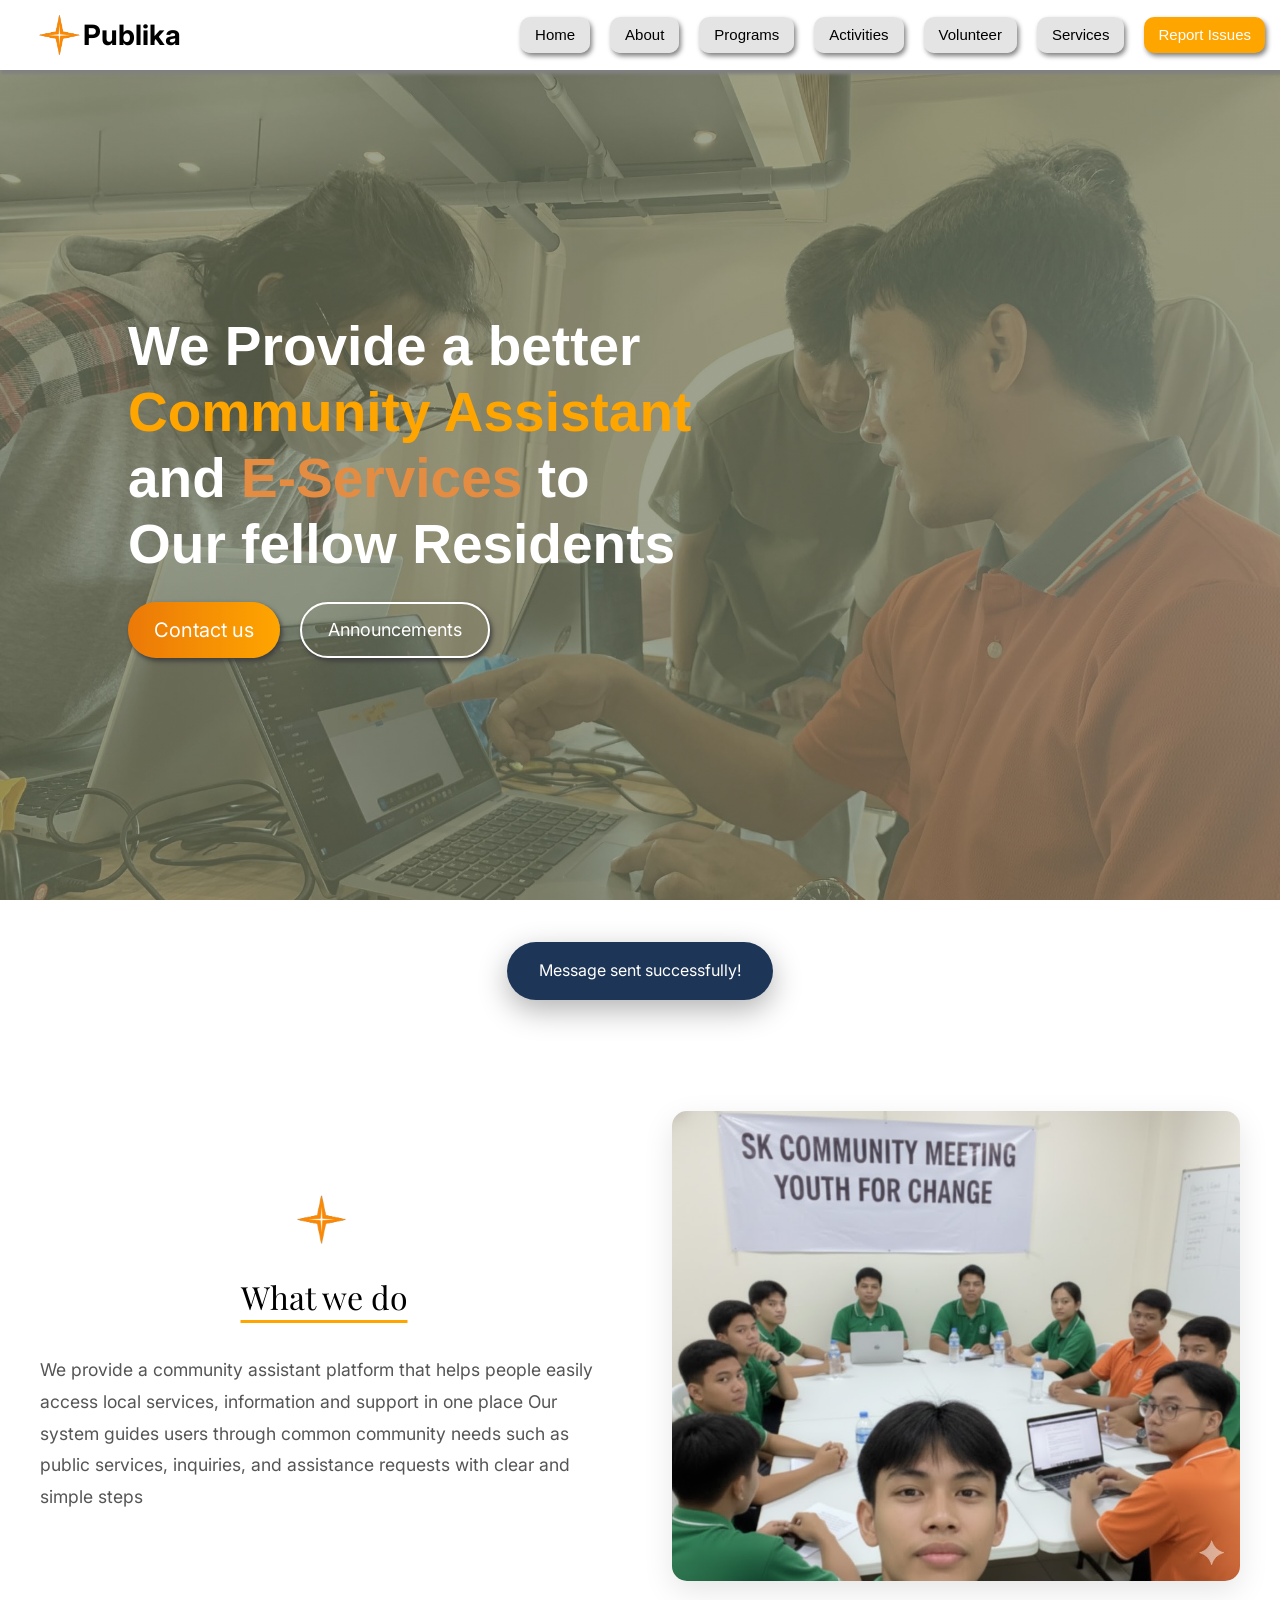
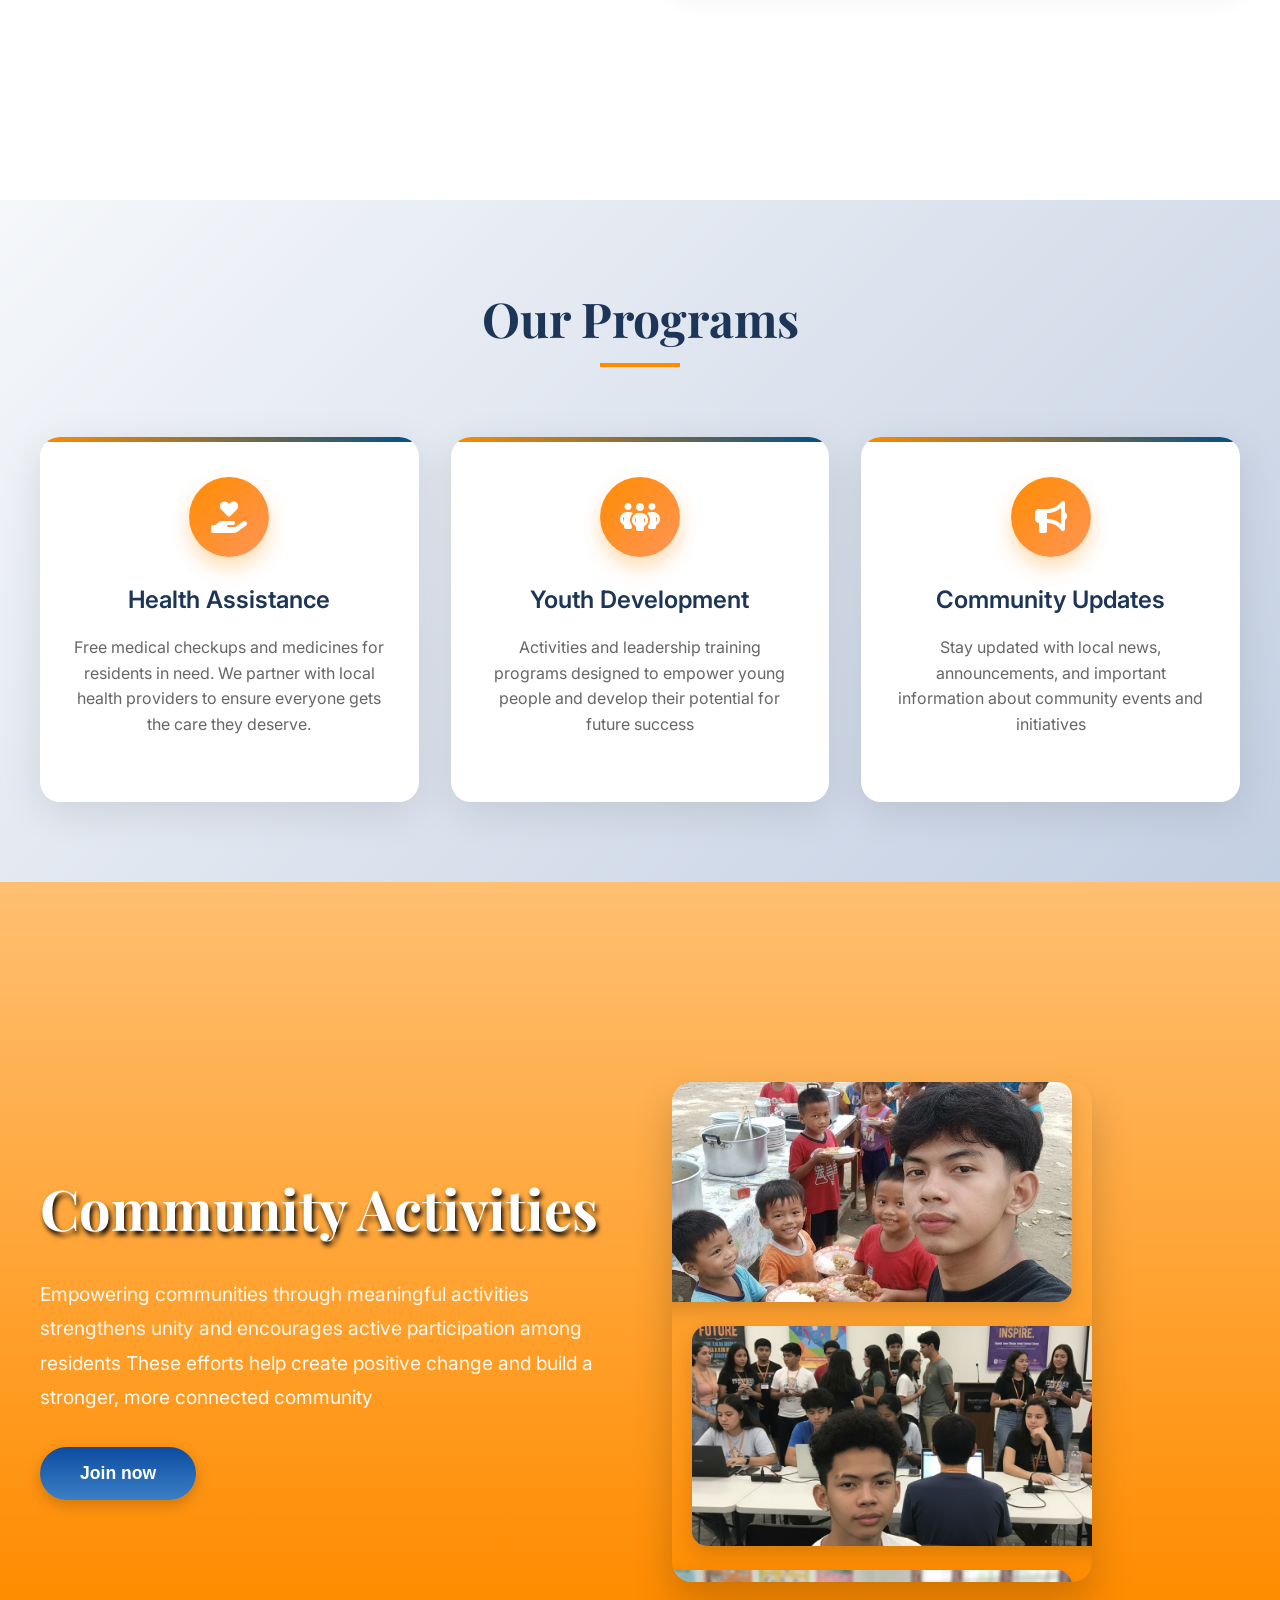
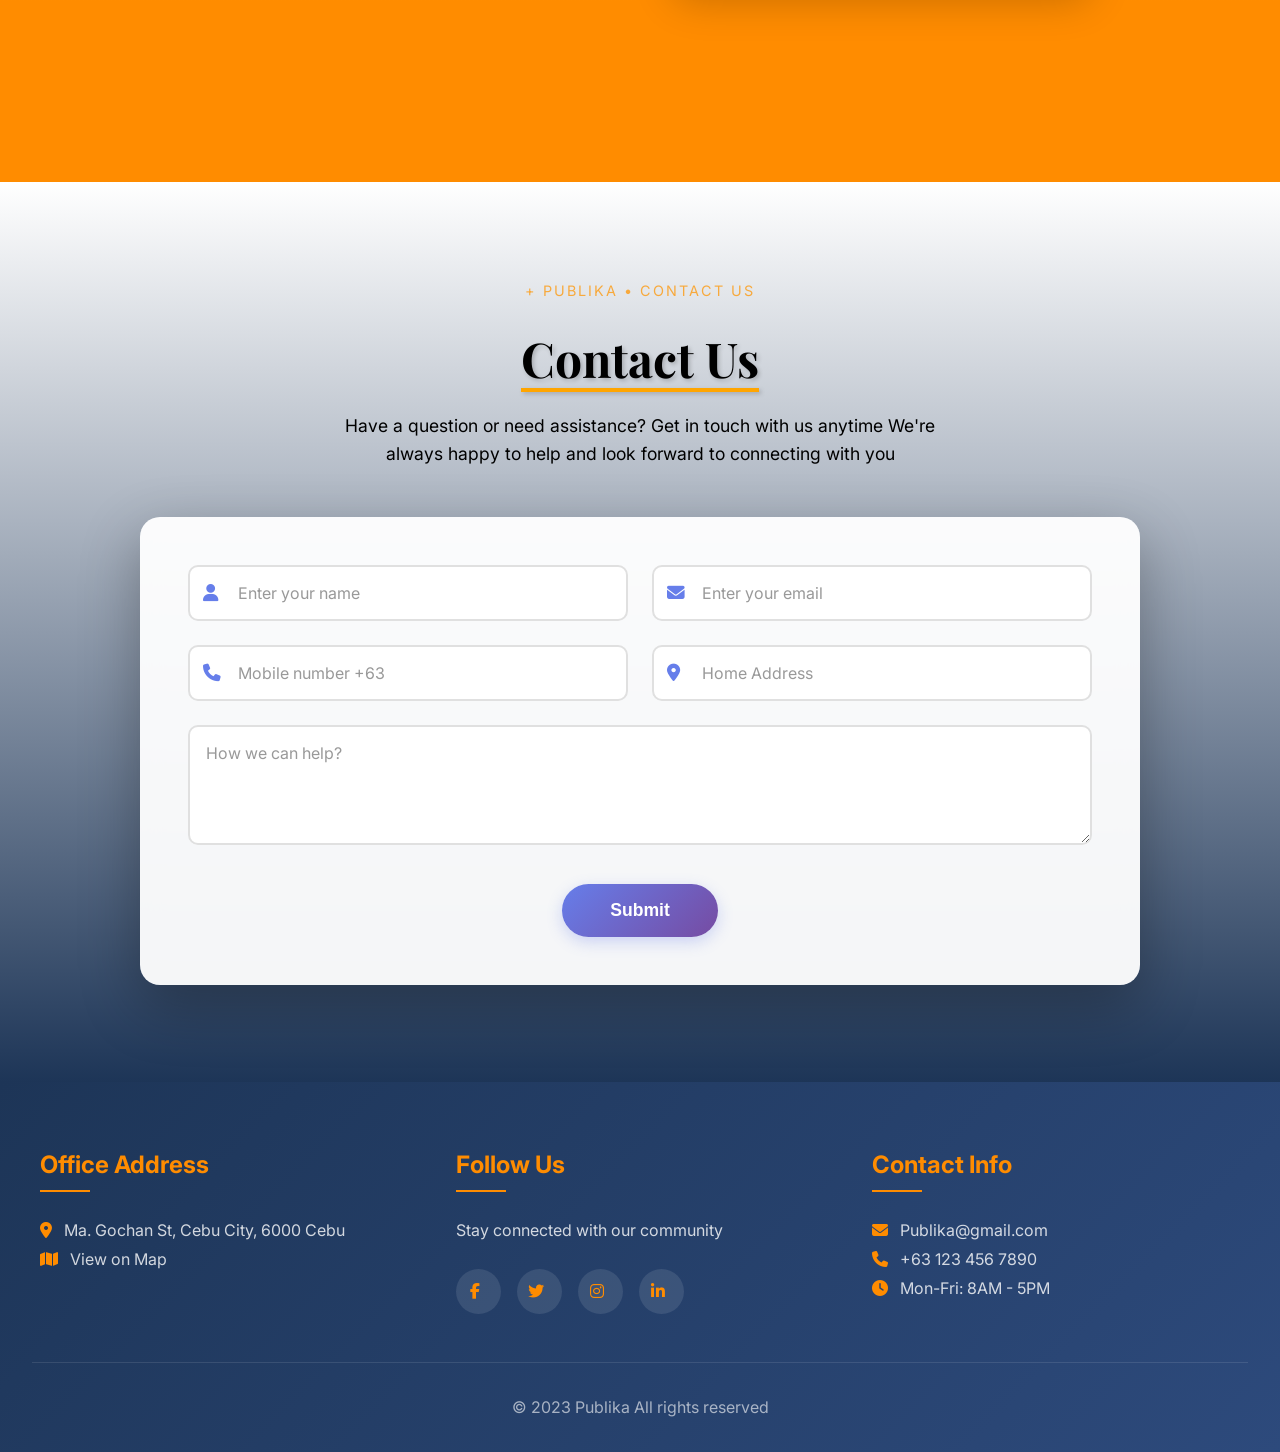
<file: CommunityAssistant/index.html>
<!DOCTYPE html>
<html lang="en">
<head>
    <meta charset="UTF-8">
    <meta name="viewport" content="width=device-width, initial-scale=1.0">
    <title>Publika</title>
    <link rel="icon" type="image/png" href="assets/favilogo.png">
    <link rel="stylesheet" href="css/style.css">
    <link rel="stylesheet" href="https://cdnjs.cloudflare.com/ajax/libs/font-awesome/6.5.1/css/all.min.css">
    <link href="https://fonts.googleapis.com/css2?family=Playfair+Display:wght@600;700&family=Inter:wght@400;500;600;700&display=swap" rel="stylesheet">
</head>
<body>
    <header class="header">
        <div class="brand">
            <img src="assets/favilogo.png" id="logo" alt="Logo">
            <h1>Publika</h1>
        </div>
        <span class="menu-toggle" onclick="toggleMenu()">☰</span>
        <nav id="navbar">
            <ul class="nav-list">
                <li><a href="#home">Home</a></li>
                <li><a href="#about">About</a></li>
                <li><a href="#programs">Programs</a></li>
                <li><a href="#activies">Activities</a></li>
                <li><a href="volunteer.html">Volunteer</a></li>
                <li><a href="Eservice.html">Services</a></li>
                <li><a href="report.html">Report Issues</a></li>
            </ul>
        </nav>
    </header>
    <section id="home">
        <div class="home-content">
    <h2>
        We Provide a better <br>
        <span id="assis">Community Assistant</span><br>
        and <span id="services">E-Services</span> to<br>
        Our fellow Residents
    </h2>
    <div class="home-buttons">
        <a href="#contact" id="contactUs">Contact us</a>
        <a href="announcements.html" id="announce">Announcements</a>
    </div>
</div>
    </section>
    <section id="about">
        <div class="about-container">
            <div class="about-content">
                <img src="assets/favilogo.png" id="logos" alt="Logo">
                <p class="weDo">What we do</p>
                <p class="paragraph">We provide a community assistant platform that helps people easily access local services, information and support in one place Our system guides users through common community needs such as public services, inquiries, and assistance requests with clear and simple steps</p>
            </div>
            <div class="about-image">
                <img src="assets/sk.jpg" alt="Community" style="width: 100%;  border-radius: 15px;  box-shadow: 0 10px 30px rgba(0,0,0,0.1);">
            </div>
        </div>
    </section>
    <section id="programs">
        <div class="programs-container">
            <div class="programs-header">
                <h2>Our Programs</h2>
            </div>
            <div class="programs-grid">
                <div class="program-card">
                    <div class="program-icon">
                        <i class="fas fa-hand-holding-heart"></i>
                    </div>
                    <h3>Health Assistance</h3>
                    <p>Free medical checkups and medicines for residents in need. We partner with local health providers to ensure everyone gets the care they deserve.</p>
                </div>
                <div class="program-card">
                    <div class="program-icon">
                        <i class="fas fa-people-group"></i>
                    </div>
                    <h3>Youth Development</h3>
                    <p>Activities and leadership training programs designed to empower young people and develop their potential for future success</p>
                </div>
                <div class="program-card">
                    <div class="program-icon">
                        <i class="fas fa-bullhorn"></i>
                    </div>
                    <h3>Community Updates</h3>
                    <p>Stay updated with local news, announcements, and important information about community events and initiatives</p>
                </div>
            </div>
        </div>
    </section>
    <section id="activies">
        <div class="activities-wrapper">
            <div class="activities-content">
                <h4 class="header-activities">Community Activities</h4>
                <p class="paragraph-activities">
                    Empowering communities through meaningful activities strengthens unity and encourages active participation among residents These efforts help create positive change and build a stronger, more connected community
                </p>
                <button id="join">Join now</button>
            </div>
            <div class="activities-images">
                <div class="activities-track">
                    <div class="activity-image-card">
                        <img src="assets/feeding.jpg">
                    </div>
                    <div class="activity-image-card">
                        <img src="assets/youth.png">
                    </div>
                    <div class="activity-image-card">
                        <img src="assets/tutor.jpg">
                    </div>
                    <div class="activity-image-card">
                        <img src="assets/cleanBeach.jpg">
                    </div>
                    <div class="activity-image-card">
                        <img src="assets/recycle.jpg">
                    </div>
                </div>
            </div>
        </div>
    </section>
    <section class="contact-section" id="contact">
        <div class="contact-wrapper">
            <div class="contact-header">
                <small>+ PUBLIKA • Contact Us</small>
                <h1>Contact Us</h1>
                <p>
                    Have a question or need assistance? Get in touch with us anytime
                    We're always happy to help and look forward to connecting with you
                </p>
            </div>
            <form class="contact-form" id="contactForm">
                <div class="form-grid">
                    <div class="form-group">
                        <i class="fas fa-user"></i>
                        <input type="text" id="name" maxlength="50" placeholder="Enter your name" required>
                    </div>
                    <div class="form-group">
                        <i class="fas fa-envelope"></i>
                        <input type="email" id="email" placeholder="Enter your email" required>
                    </div>
                    <div class="form-group">
                        <i class="fas fa-phone"></i>
                        <input type="tel" id="phonenumber" placeholder="Mobile number +63" required>
                    </div>
                    <div class="form-group">
                        <i class="fas fa-location-dot"></i>
                        <input type="text" id="address" placeholder="Home Address" required>
                    </div>
                </div>
                <div class="form-group full-width">
                    <textarea id="message" placeholder="How we can help?" required></textarea>
                </div>
                <button type="submit" class="submit-btn">Submit</button>
            </form>
        </div>
    </section>
    <footer>
        <div class="footer-content">
            <div class="footer-section">
                <h3>Office Address</h3>
                <p><i class="fas fa-location-dot"></i> Ma. Gochan St, Cebu City, 6000 Cebu</p>
                <a href="https://www.google.com/maps/place/Barangay+Hall+of+mambaling/@10.2877882,123.8759108,16z/data=!4m15!1m8!3m7!1s0x33a99c0f273fb311:0x74495a1541c16233!2sMambaling,+Cebu+City,+6000+Cebu!3b1!8m2!3d10.288614!4d123.8788002!16s%2Fg%2F1tdkv67v!3m5!1s0x33a99c051b935ff1:0xea5eceb61ff03896!8m2!3d10.292278!4d123.8766006!16s%2Fg%2F11b5ysl6k0?entry=ttu&g_ep=EgoyMDI2MDExMS4wIKXMDSoASAFQAw%3D%3D" target="_blank">
                    <i class="fas fa-map"></i> View on Map
                </a>
            </div>
            <div class="footer-section">
                <h3>Follow Us</h3>
                <p>Stay connected with our community</p>
                <div class="social-links">
                    <a href="https://www.facebook.com/KhrisChann" target="_blank">
                        <i class="fab fa-facebook-f"></i>
                    </a>
                    <a href="https://twitter.com" target="_blank">
                        <i class="fab fa-twitter"></i>
                    </a>
                    <a href="https://www.instagram.com/0_dr4k3/" target="_blank">
                        <i class="fab fa-instagram"></i>
                    </a>
                    <a href="https://ph.linkedin.com/" target="_blank">
                        <i class="fab fa-linkedin-in"></i>
                    </a>
                </div>
            </div>
            <div class="footer-section">
                <h3>Contact Info</h3>
                <p><i class="fas fa-envelope"></i> Publika@gmail.com</p>
                <p><i class="fas fa-phone"></i> +63 123 456 7890</p>
                <p><i class="fas fa-clock"></i> Mon-Fri: 8AM - 5PM</p>
            </div>
        </div>
        <div class="footer-bottom">
            <p>&copy; 2023 Publika All rights reserved</p>
        </div>
    </footer>
    <div class="toast" id="toast">Message sent successfully!</div>
</body>
    <script src="js/script.js"></script>
</html>
</file>
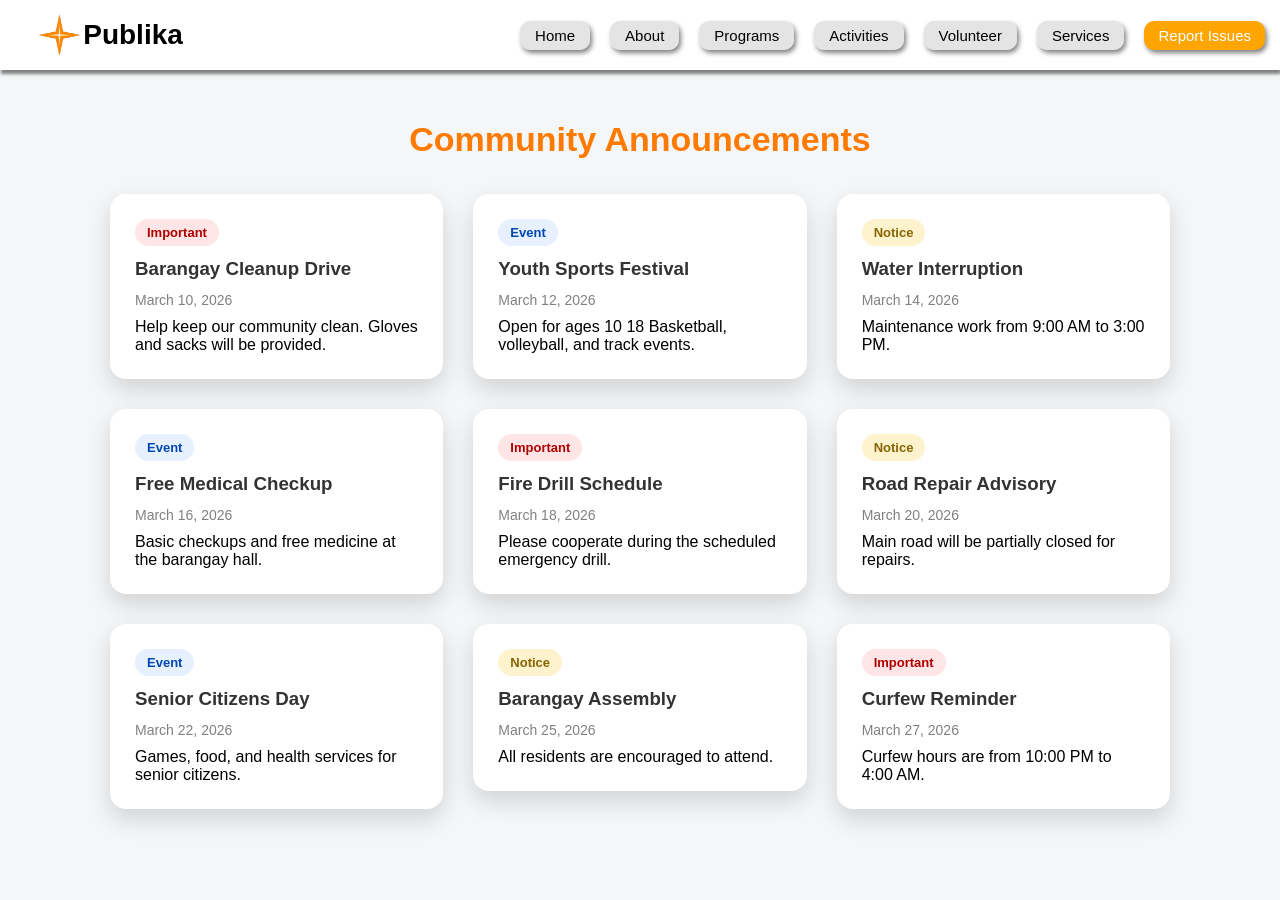
<file: CommunityAssistant/announcements.html>
<!DOCTYPE html>
<html lang="en">
<head>
    <meta charset="UTF-8">
    <meta name="viewport" content="width=device-width, initial-scale=1.0">
    <title>Publika - Announcements</title>
    <link rel="icon" type="image/png" href="assets/favilogo.png">
    <link rel="stylesheet" href="css/announcements.css">
</head>
<body class="page-load">
<header class="header">
    <div class="brand">
        <img src="assets/favilogo.png" id="logo" alt="Publika Logo">
        <h1>Publika</h1>
    </div>
    <span class="menu-toggle" onclick="toggleMenu()">☰</span>
    <nav id="navbar">
        <ul class="nav-list">
            <li><a href="index.html">Home</a></li>
            <li><a href="about.html">About</a></li>
            <li><a href="programs.html">Programs</a></li>
            <li><a href="activities.html">Activities</a></li>
            <li><a href="volunteer.html">Volunteer</a></li>
            <li><a href="Eservice.html">Services</a></li>
            <li><a href="report.html">Report Issues</a></li>
        </ul>
    </nav>
</header>
<main class="announcements-section">
    <h2 class="section-title">Community Announcements</h2>
    <div class="announcements-grid">
    <article class="announcement-card">
        <div class="card-inner">
            <span class="tag important">Important</span>
            <h3>Barangay Cleanup Drive</h3>
            <p class="date">March 10, 2026</p>
            <p>Help keep our community clean. Gloves and sacks will be provided.</p>
        </div>
    </article>
    <article class="announcement-card">
        <div class="card-inner">
            <span class="tag event">Event</span>
            <h3>Youth Sports Festival</h3>
            <p class="date">March 12, 2026</p>
            <p>Open for ages 10 18 Basketball, volleyball, and track events.</p>
        </div>
    </article>
    <article class="announcement-card">
        <div class="card-inner">
            <span class="tag notice">Notice</span>
            <h3>Water Interruption</h3>
            <p class="date">March 14, 2026</p>
            <p>Maintenance work from 9:00 AM to 3:00 PM.</p>
        </div>
    </article>
    <article class="announcement-card">
        <div class="card-inner">
            <span class="tag event">Event</span>
            <h3>Free Medical Checkup</h3>
            <p class="date">March 16, 2026</p>
            <p>Basic checkups and free medicine at the barangay hall.</p>
        </div>
    </article>
    <article class="announcement-card">
        <div class="card-inner">
            <span class="tag important">Important</span>
            <h3>Fire Drill Schedule</h3>
            <p class="date">March 18, 2026</p>
            <p>Please cooperate during the scheduled emergency drill.</p>
        </div>
    </article>
    <article class="announcement-card">
        <div class="card-inner">
            <span class="tag notice">Notice</span>
            <h3>Road Repair Advisory</h3>
            <p class="date">March 20, 2026</p>
            <p>Main road will be partially closed for repairs.</p>
        </div>
    </article>
    <article class="announcement-card">
        <div class="card-inner">
            <span class="tag event">Event</span>
            <h3>Senior Citizens Day</h3>
            <p class="date">March 22, 2026</p>
            <p>Games, food, and health services for senior citizens.</p>
        </div>
    </article>
    <article class="announcement-card">
        <div class="card-inner">
            <span class="tag notice">Notice</span>
            <h3>Barangay Assembly</h3>
            <p class="date">March 25, 2026</p>
            <p>All residents are encouraged to attend.</p>
        </div>
    </article>
    <article class="announcement-card">
        <div class="card-inner">
            <span class="tag important">Important</span>
            <h3>Curfew Reminder</h3>
            <p class="date">March 27, 2026</p>
            <p>Curfew hours are from 10:00 PM to 4:00 AM.</p>
        </div>
    </article>
</div>
</main>
<script src="js/announcements.js"></script>
</body>
</html>
</file>
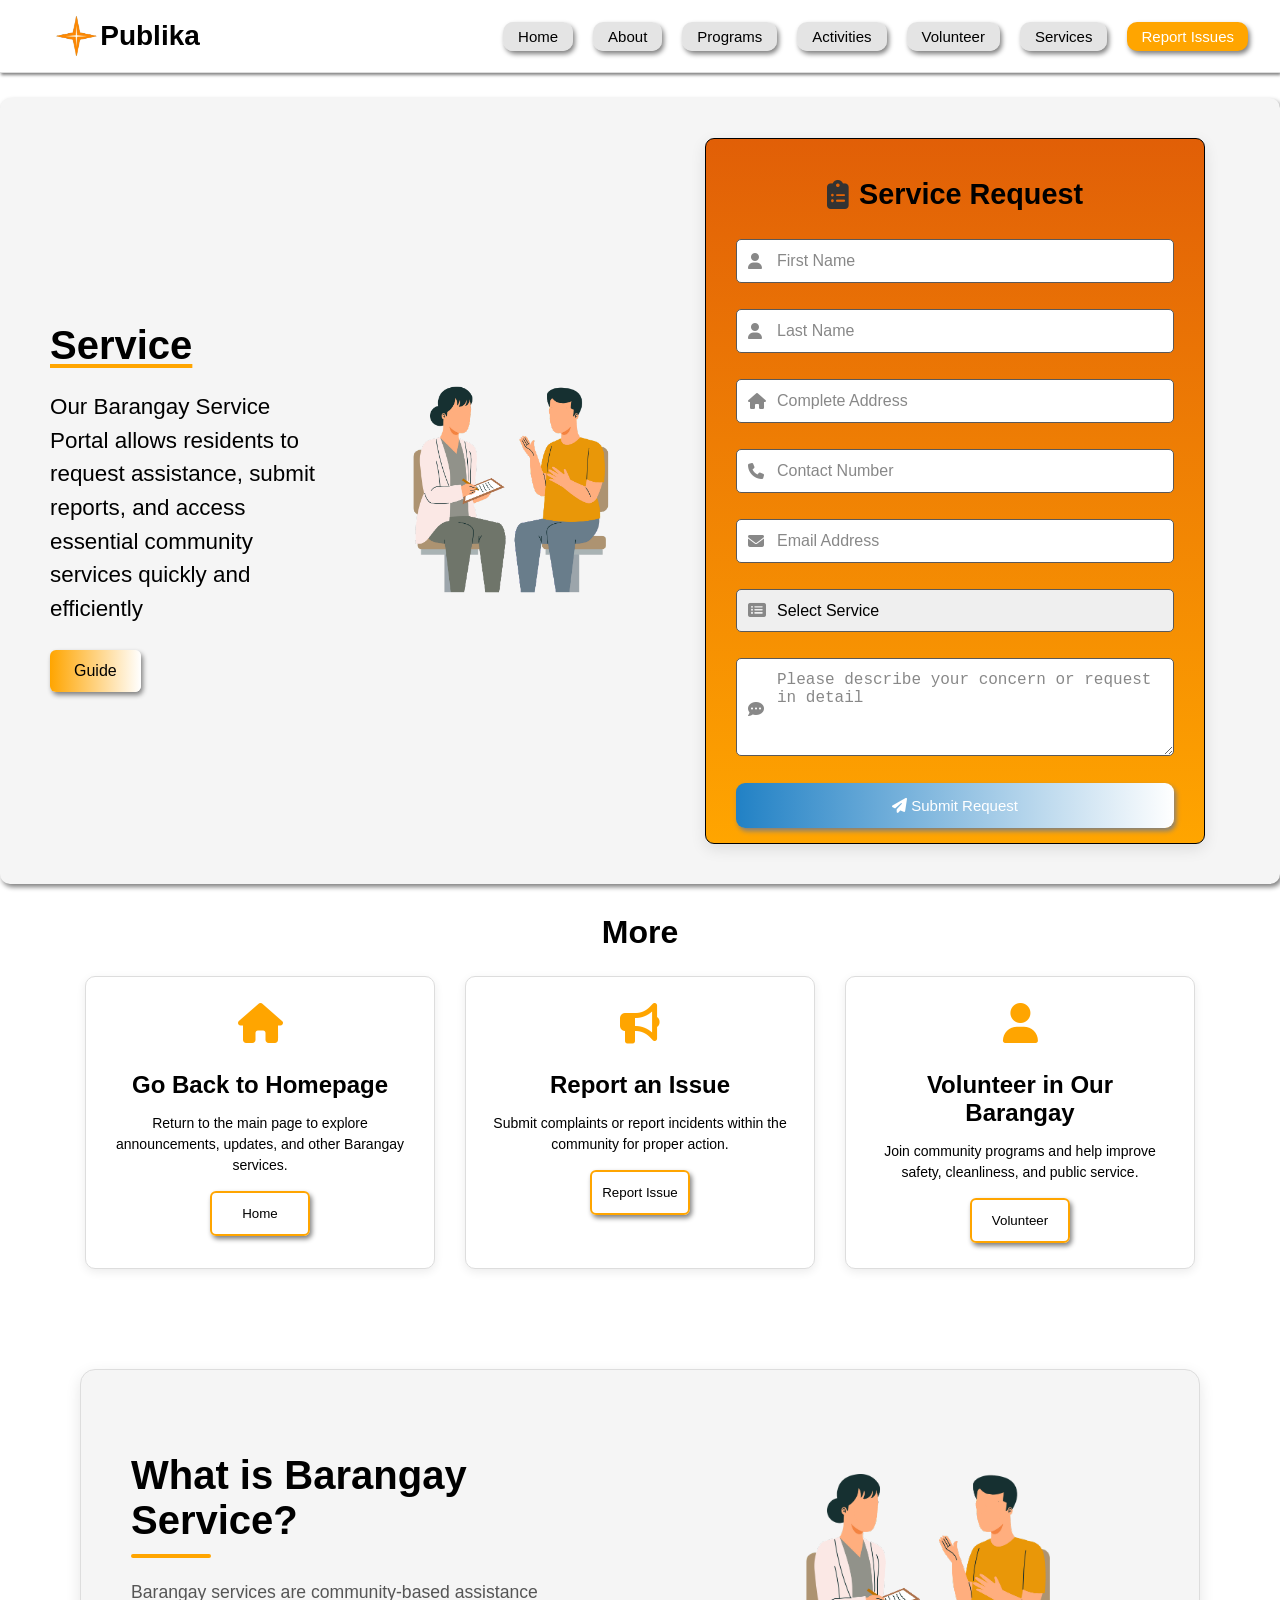
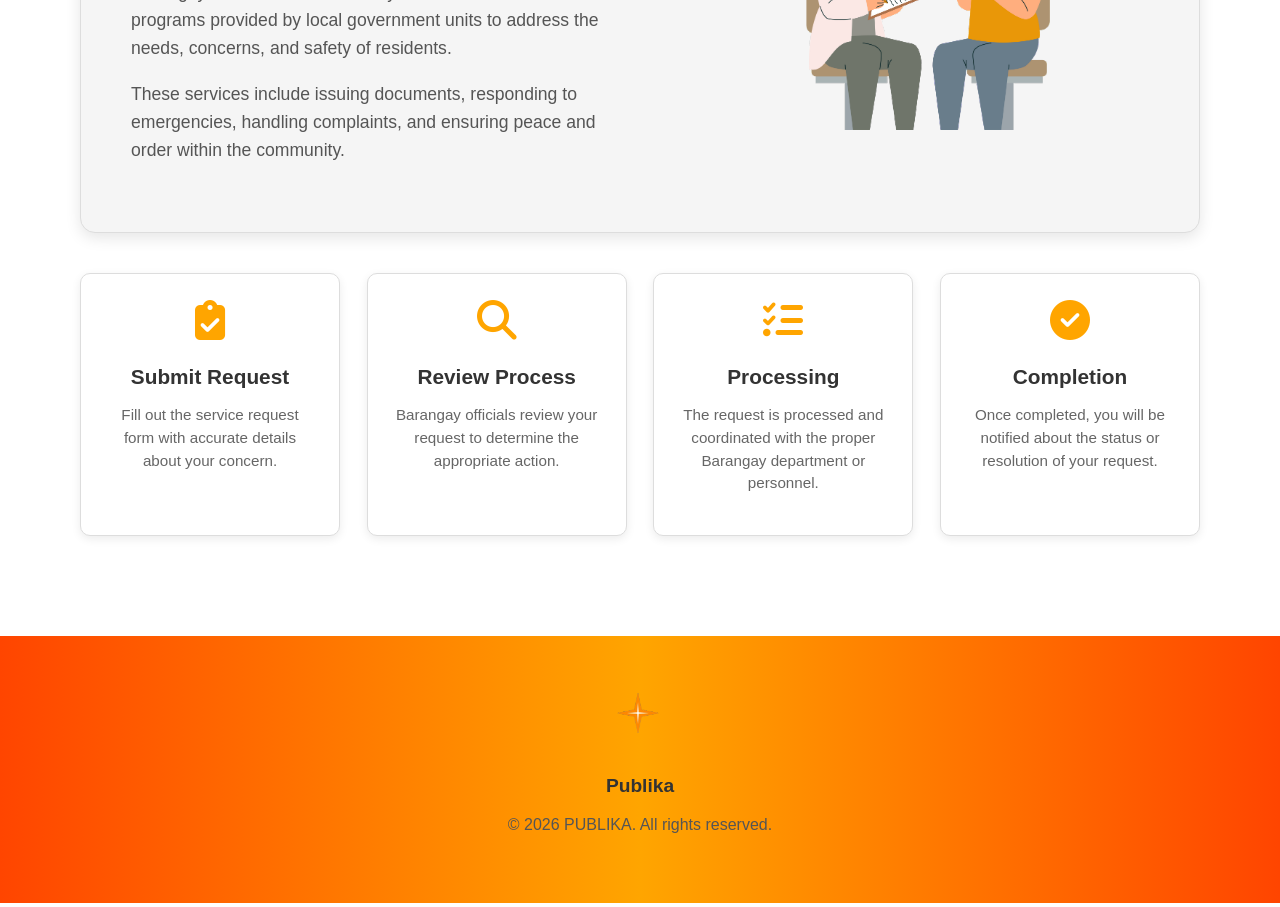
<file: CommunityAssistant/Eservice.html>
<!DOCTYPE html>
<html lang="en">
<head>
    <meta charset="UTF-8">
    <meta name="viewport" content="width=device-width, initial-scale=1.0">
    <title>Publika - Service</title>
    <link rel="icon" type="img/png" href="assets/favilogo.png">
    <link rel="stylesheet" href="css/Eservice.css">
    <link rel="stylesheet" href="https://cdnjs.cloudflare.com/ajax/libs/font-awesome/6.5.1/css/all.min.css">
</head>
<body>
    <header class="header">
        <div class="brand">
            <img src="assets/favilogo.png" id="logo" alt="Logo">
            <h1>Publika</h1>
        </div>
        <span class="menu-toggle">☰</span>
        <nav id="navbar">
            <ul class="nav-list">
                <li><a href="index.html">Home</a></li>
                <li><a href="index.html#about">About</a></li>
                <li><a href="index.html#programs">Programs</a></li>
                <li><a href="index.html#activies">Activities</a></li>
                <li><a href="volunteer.html">Volunteer</a></li>
                <li><a href="Eservice.html">Services</a></li>
                <li><a href="report.html">Report Issues</a></li>
            </ul>
        </nav>
    </header>
    <section class="hero"> 
        <div class="content-one">
            <div class="content-text">
                <h1>Service</h1>
                <p>
                    Our Barangay Service Portal allows residents to request assistance, 
                    submit reports, and access essential community services quickly and efficiently
                </p>
                <button class="scrollBtn">Guide</button>
            </div>
            <div class="content-img">
                <img src="assets/graphics.svg" alt="Barangay Services" class="service-image">
            </div>
        </div>
        <div class="content-two">
            <div class="service-container">
                <div class="contents">
                    <div class="form-header">
                        <h1><i class="fas fa-clipboard-list"></i> Service Request</h1>
                    </div>                
                    <form class="service-content" action="#" method="POST">
                        <div class="input-group">
                            <i class="fas fa-user"></i>
                            <input class="service-input" type="text" placeholder="First Name" required>
                        </div>                     
                        <div class="input-group">
                            <i class="fas fa-user"></i>
                            <input class="service-input" type="text" placeholder="Last Name" required>
                        </div>                    
                        <div class="input-group">
                            <i class="fas fa-home"></i>
                            <input class="service-input" type="text" placeholder="Complete Address" required>
                        </div>                   
                        <div class="input-group">
                            <i class="fas fa-phone"></i>
                            <input class="service-input" type="tel" placeholder="Contact Number" required>
                        </div>                   
                        <div class="input-group">
                            <i class="fas fa-envelope"></i>
                            <input class="service-input" type="email" placeholder="Email Address" required>
                        </div>                       
                        <div class="input-group">
                            <i class="fas fa-list-alt"></i>
                            <select class="service-input">
                                <option value="">Select Service</option>
                                <option>Barangay Blotter</option>
                                <option>Medical Check-up</option>
                                <option>Emergency Assistance</option>
                                <option>Barangay Clearance</option>
                                <option>National ID</option>
                                <option>Vaccination Card</option>
                                <option>Police Clearance</option>
                                <option>Incident Report</option>
                            </select>
                        </div>                     
                        <div class="input-group">
                            <i class="fas fa-comment-dots"></i>
                            <textarea class="service-input" rows="4" placeholder="Please describe your concern or request in detail"></textarea>
                        </div>                
                        <button class="service-btn" type="submit">
                            <i class="fas fa-paper-plane"></i> Submit Request
                        </button>
                        <div class="success-container">
                            <div class="success-content">
                                <div class="success-icon">
                                    <i class="fas fa-check-circle"></i>
                                </div>
                                <div class="success-text">
                                    <h1>Successful!</h1>
                                    <h3>Your service request has been sent</h3>
                                </div>
                            </div>
                        </div>
                    </form>
                </div>
            </div>
        </div>
    </section>
    <h1 class="h1-header">More</h1>
    <div class="additional-container">    
        <div class="card">
            <div class="step-icon">
                <i class="fas fa-home"></i>
            </div>
            <h3 class="card-title">Go Back to Homepage</h3>
            <p class="card-desc">
                Return to the main page to explore announcements, updates, and other Barangay services.
            </p>
            <button class="card-btn"><a href="index.html">Home</a></button>
        </div>
        <div class="card">
            <div class="step-icon">
                <i class="fa-solid fa-bullhorn"></i>
            </div>
            <h3 class="card-title">Report an Issue</h3>
            <p class="card-desc">
                Submit complaints or report incidents within the community for proper action.
            </p>
            <button class="card-btn"><a href="report.html">Report Issue</a></button>
        </div>
        <div class="card">
            <div class="step-icon">
                <i class="fa-solid fa-user"></i>
            </div>
            <h3 class="card-title">Volunteer in Our Barangay</h3>
            <p class="card-desc">
                Join community programs and help improve safety, cleanliness, and public service.
            </p>
            <button class="card-btn"><a href="volunteer.html">Volunteer</a></button>
        </div>
    </div>
    <section>
        <div class="guide-container" id="scrollTarget">
            <div class="steps">
                <div class="steps-text">
                    <h1>What is Barangay Service?</h1>
                    <p>
                        Barangay services are community-based assistance programs provided by local 
                        government units to address the needs, concerns, and safety of residents.
                    </p>
                    <p>
                        These services include issuing documents, responding to emergencies, handling 
                        complaints, and ensuring peace and order within the community.
                    </p>
                </div>      
                <div class="guide-images">
                    <img src="assets/graphics.svg" alt="Service Guide Illustration">
                </div>
            </div>          
            <div class="process-steps">
                <div class="step">
                    <div class="step-icon">
                        <i class="fas fa-clipboard-check"></i>
                    </div>
                    <h3>Submit Request</h3>
                    <p>
                        Fill out the service request form with accurate details about your concern.
                    </p>
                </div>          
                <div class="step">
                    <div class="step-icon">
                        <i class="fas fa-search"></i>
                    </div>
                    <h3>Review Process</h3>
                    <p>
                        Barangay officials review your request to determine the appropriate action.
                    </p>
                </div>             
                <div class="step">
                    <div class="step-icon">
                        <i class="fas fa-tasks"></i>
                    </div>
                    <h3>Processing</h3>
                    <p>
                        The request is processed and coordinated with the proper Barangay department or personnel.
                    </p>
                </div>    
                <div class="step">
                    <div class="step-icon">
                        <i class="fas fa-check-circle"></i>
                    </div>
                    <h3>Completion</h3>
                    <p>
                        Once completed, you will be notified about the status or resolution of your request.
                    </p>
                </div>
            </div>
    </section>
    <footer>
        <div class="copyrights">
            <div class="copyrights-contents">
                <div class="copyrights-icon">
                    <img src="assets/favilogo.png" alt="">
                </div>
                <h3>Publika</h3>
                <p>&copy; 2026 PUBLIKA. All rights reserved.</p>
            </div>
        </div>
    </footer>
    <script src="js/Eservice.js"></script>
</body>
</html>
</file>
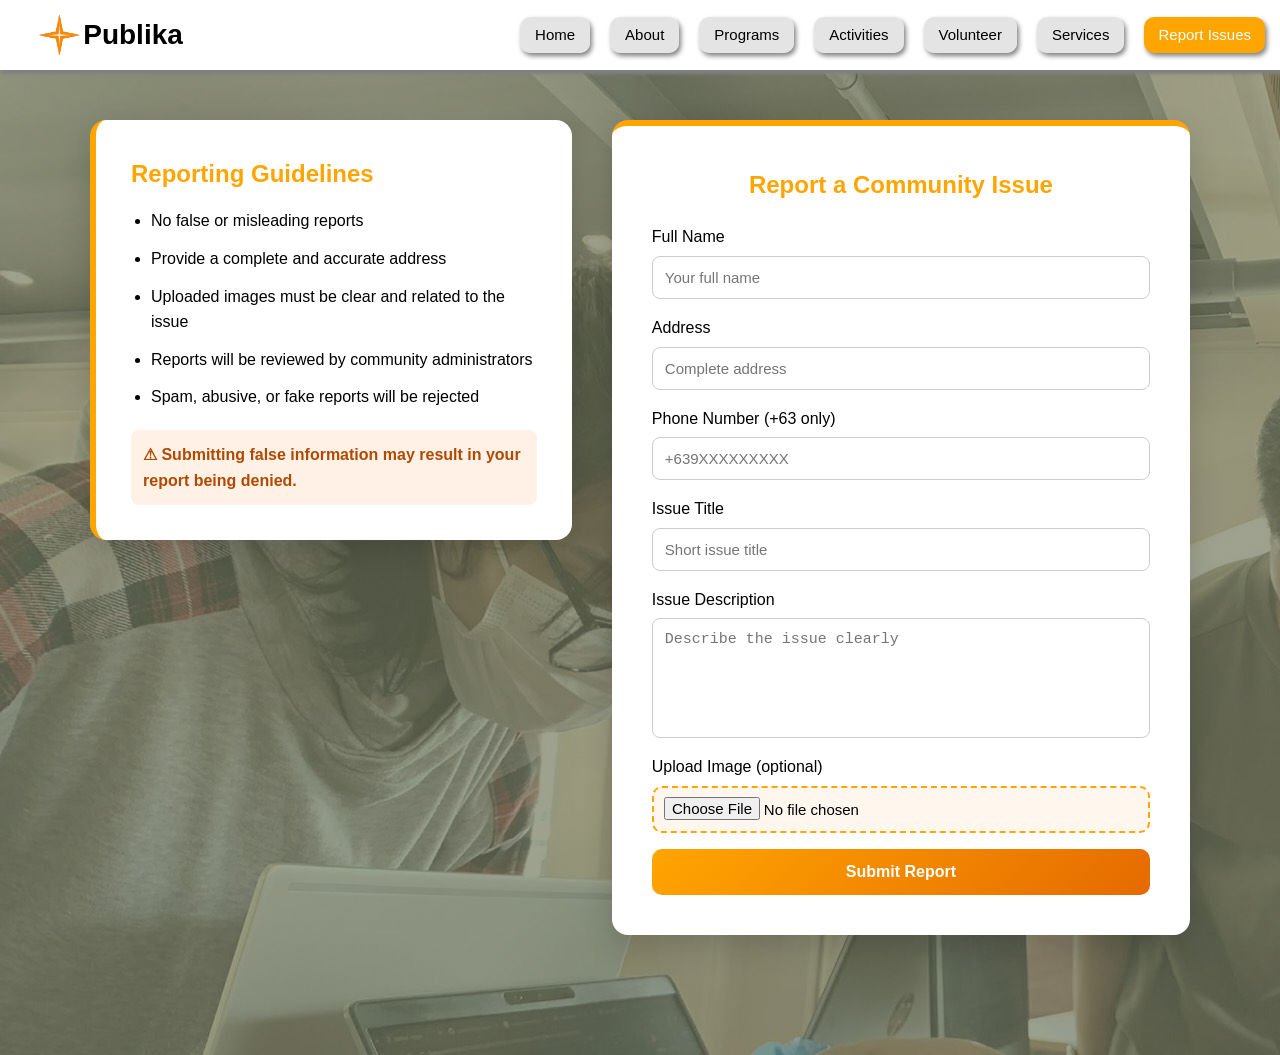
<file: CommunityAssistant/report.html>
<!DOCTYPE html>
<html lang="en">
<head>
    <meta charset="UTF-8">
    <meta name="viewport" content="width=device-width, initial-scale=1.0">
    <title>Publika - Report Issue</title>
    <link rel="stylesheet" href="css/report.css">
    <link rel="icon" type="img/png" href="assets/favilogo.png">
</head>
<body class="page-load">
    <header class="header">
        <div class="brand">
            <img src="assets/favilogo.png" id="logo" alt="Logo">
            <h1>Publika</h1>
        </div>
        <span class="menu-toggle" onclick="toggleMenu()">☰</span>
        <nav id="navbar">
            <ul class="nav-list">
                <li><a href="index.html">Home</a></li>
                <li><a href="index.html#about">About</a></li>
                <li><a href="index.html#programs">Programs</a></li>
                <li><a href="index.html#activies">Activities</a></li>
                <li><a href="volunteer.html">Volunteer</a></li>
                <li><a href="Eservice.html">Services</a></li>
                <li><a href="report.html">Report Issues</a></li>
            </ul>
        </nav>
    </header>
    <section class="report-section">
    <div class="report-layout">
        <div class="report-guidelines">
            <h2>Reporting Guidelines</h2>
            <ul>
                <li>No false or misleading reports</li>
                <li>Provide a complete and accurate address</li>
                <li>Uploaded images must be clear and related to the issue</li>
                <li>Reports will be reviewed by community administrators</li>
                <li>Spam, abusive, or fake reports will be rejected</li>
            </ul>
            <p class="note">
                ⚠ Submitting false information may result in your report being denied.
            </p>
        </div>
        <div class="report-form">
            <h1>Report a Community Issue</h1>
            <div class="form-message error" id="errorMessage"></div>
            <div class="form-message success" id="successMessage"></div>
            <form id="reportForm" enctype="multipart/form-data">
                <div class="field">
                    <label>Full Name</label>
                    <input type="text" id="name" placeholder="Your full name" required>
                </div>
                <div class="field">
                    <label>Address</label>
                    <input type="text" id="address" placeholder="Complete address" required>
                </div>
                <div class="field">
                    <label>Phone Number (+63 only)</label>
                    <input type="tel" id="phonenumber" placeholder="+639XXXXXXXXX" required>
                </div>
                <div class="field">
                    <label>Issue Title</label>
                    <input type="text" id="title" placeholder="Short issue title" required>
                </div>
                <div class="field">
                    <label>Issue Description</label>
                    <textarea id="description" placeholder="Describe the issue clearly" required></textarea>
                </div>
                <div class="field">
                    <label>Upload Image (optional)</label>
                    <input type="file" id="image" accept="image/*">
                </div>
                <button type="submit">Submit Report</button>
            </form>
        </div>
    </div>
</section>
<script src="js/report.js"></script>
</body>
</html>
</file>
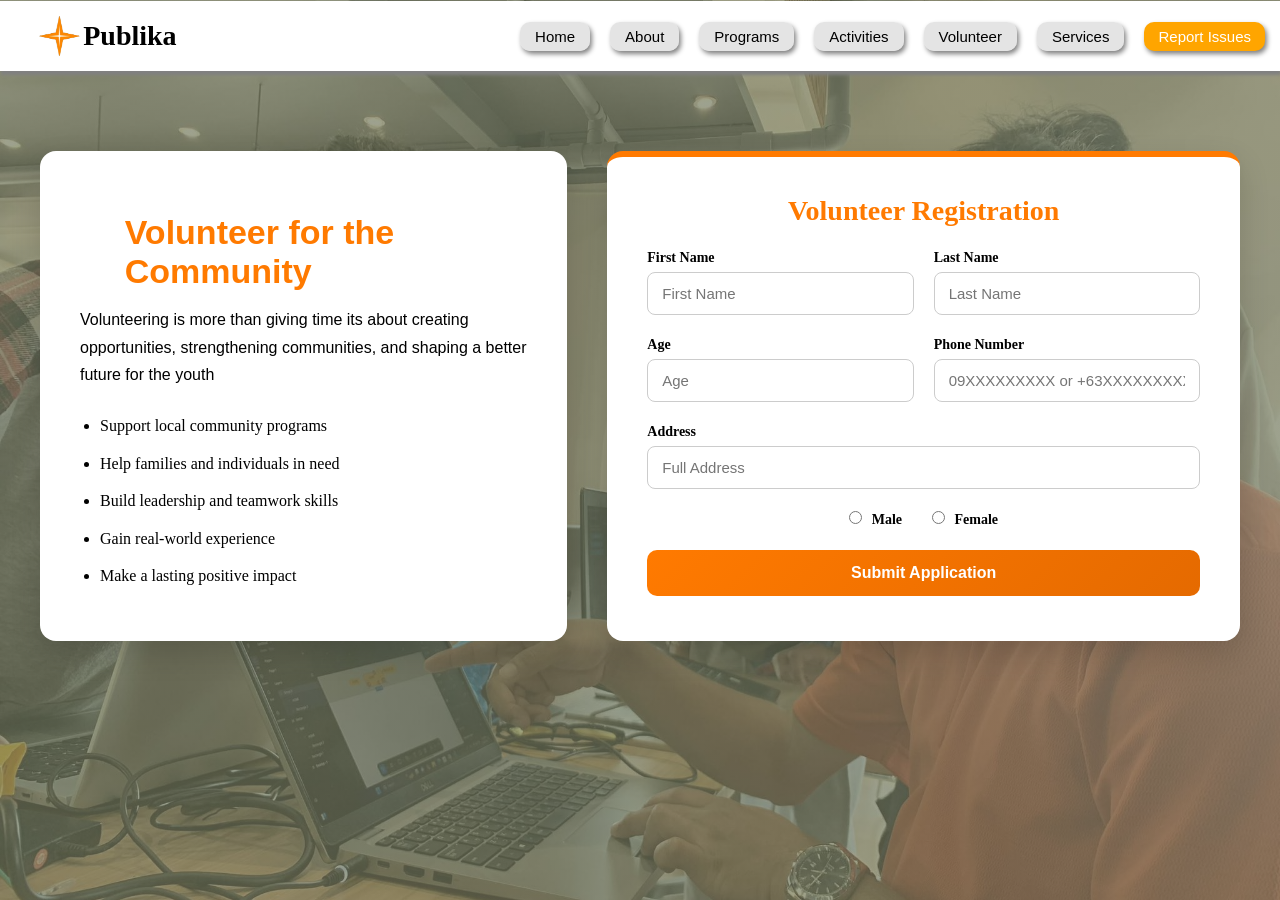
<file: CommunityAssistant/volunteer.html>
<!DOCTYPE html>
<html lang="en">
<head>
    <meta charset="UTF-8">
    <meta name="viewport" content="width=device-width, initial-scale=1.0">
    <title>Publika - Volunteer</title>
    <link rel="icon" type="img/png" href="assets/favilogo.png">
    <link rel="stylesheet" href="css/volunteer.css">
</head>
<body>
    <header class="header">
        <div class="brand">
            <img src="assets/favilogo.png" id="logo">
            <h1>Publika</h1>
        </div>
        <span class="menu-toggle" onclick="toggleMenu()">☰</span>
        <nav>
            <ul class="nav-list">
                <li><a href="index.html">Home</a></li>
                <li><a href="index.html#about">About</a></li>                
                <li><a href="index.html#programs">Programs</a></li>
                <li><a href="index.html#activies">Activities</a></li>
                <li><a href="volunteer.html">Volunteer</a></li>
                <li><a href="Eservice.html">Services</a></li>
                <li><a href="report.html">Report Issues</a></li>
            </ul>
        </nav>
    </header>
    <section class="volunteer-section">
    <div class="volunteer-layout">
        <div class="volunteer-info">
            <h2>Volunteer for the Community</h2>
            <p>
                Volunteering is more than giving time  its about creating
                opportunities, strengthening communities, and shaping a better
                future for the youth
            </p>
            <ul class="features">
                <li>Support local community programs</li>
                <li>Help families and individuals in need</li>
                <li>Build leadership and teamwork skills</li>
                <li>Gain real-world experience</li>
                <li>Make a lasting positive impact</li>
            </ul>
        </div>
        <div class="volunteer-form">
            <h1>Volunteer Registration</h1>
            <div class="underage-box" id="underageBox">
                You must be 18 years old to volunteer.
            </div>
            <div class="form-message" id="formMessage"></div>
            <form id="volunteerForm">
                <div class="form-row two-cols">
                    <div class="field">
                        <label>First Name</label>
                        <input type="text" maxlength="50" placeholder="First Name" required>
                    </div>
                    <div class="field">
                        <label>Last Name</label>
                        <input type="text" maxlength="50" placeholder="Last Name" required>
                    </div>
                </div>
                <div class="form-row two-cols">
                    <div class="field">
                        <label>Age</label>
                        <input type="number" min="1" placeholder="Age" id="age" required>
                    </div>
                    <div class="field">
                        <label>Phone Number</label>
                        <input type="tel" placeholder="09XXXXXXXXX or +63XXXXXXXXX" id="phone-num" required>
                    </div>
                </div>
                <div class="form-row">
                    <div class="field">
                        <label>Address</label>
                        <input type="text" placeholder="Full Address" required>
                    </div>
                </div>
                <div class="gender">
                    <label>
                        <input type="radio" name="gender" required> Male
                    </label>
                    <label>
                        <input type="radio" name="gender"> Female
                    </label>
                </div>
                <button type="submit">Submit Application</button>
            </form>
        </div>
    </div>
</section>
</body>
    <script src="js/volunteer.js"></script>
</html>
</file>
<file: CommunityAssistant/css/style.css>
:root {
--primary-color: #FF6B35;
--secondary-color: #004E89;
--accent-color: #A8DADC;
--dark-color: #1D3557;
--light-color: #F1FAEE;
--orange: #FF8C00;
--shadow: 0 10px 30px rgba(0, 0, 0, 0.1);
}

* {
margin: 0;
padding: 0;
box-sizing: border-box;
}

html, body {
height: 100%;
}

body {
font-family: 'Inter', sans-serif;
line-height: 1.6;
color: var(--text-color);
scroll-behavior: smooth;
}

.header {
background-color: white;
display: flex;
justify-content: space-between;
align-items: center;
padding: 15px;
height: 70px;
box-shadow: 1px 4px 3px gray;
position: fixed;
width: 100%;
top: 0;
z-index: 1000;
}

.brand {
display: flex;
align-items: center;
}

#logo {
height: 50px;
width: auto;
margin-top: -5px;
margin-right: -25px;
}

.brand h1 {
color: black;
font-size: 28px;
line-height: 1;
margin: 0;
}

nav ul {
display: flex;
gap: 20px;
list-style: none;
}

nav ul a {
display: block;
text-align: center;
background-color: #d2d2d29a;
box-shadow: 2px 3px 5px gray;
font-size: 15px;
text-decoration: none;
color: black;
border-radius: 10px;
padding: 6px 15px;
font-family: 'Lucida Sans', 'Lucida Sans Regular', 'Lucida Grande', 'Lucida Sans Unicode', Geneva, Verdana, sans-serif;
transition: all 0.3s ease;
}

nav a:hover {
background-color: #d2d2d253;
transform: translateY(-2px);
}

nav ul li:nth-child(7) a {
color: white;
background-color: orange;
padding: 6px 14px;
display: inline-block;
}

nav ul li:nth-child(7) a:hover {
background-color: rgba(246, 131, 0, 0.628);
}

.menu-toggle {
font-size: 25px;
cursor: pointer;
display: none;
}

#home {
min-height: calc(100vh - 70px);
padding-top: 1px;
background: radial-gradient(ellipse at center, rgba(117, 122, 95, 0.7), rgba(117, 122, 95, 0.7)), url("../assets/bg.jpg");
background-size: cover;
background-position: center;
margin-top: 70px;
display: flex;
align-items: center;
position: relative;
}

#home h2 {
color: white;
font-family: 'Franklin Gothic Medium', 'Arial Narrow', Arial, sans-serif;
font-size: clamp(40px, 5vw, 55px);
margin-left: 10%;
margin-top: -15%;
line-height: 1.2;
}

#assis {
color: orange;
}

#services {
color: rgb(229, 140, 67);
}

#contactUs {
    color: white;
    background: linear-gradient(to left, orange, rgb(235, 121, 8));
    padding: 12px 26px;
    text-decoration: none;
    font-size: 20px;
    border-radius: 100px;
    box-shadow: 2px 3px 5px rgb(61, 61, 61);
    transition: all 0.3s ease;
}

#contactUs:hover {
    background: linear-gradient(to right, orange, rgb(235, 121, 8));
    transform: translateY(-3px);
    box-shadow: 0 5px 15px rgba(255, 140, 0, 0.4);
}

#announce {
    color: white;
    padding: 12px 26px;
    text-decoration: none;
    font-size: 18px;
    border-radius: 100px;
    border: 2px solid white;
    box-shadow: 2px 3px 5px rgb(61, 61, 61);
    transition: all 0.3s ease;
}

#announce:hover {
    background: white;
    color: var(--dark-color);
    transform: translateY(-3px);
}

#about {
min-height: 100vh;
background-color: white;
padding: 4rem 2rem;
display: flex;
align-items: center;
}

.about-container {
max-width: 1200px;
margin: 0 auto;
display: grid;
grid-template-columns: 1fr 1fr;
gap: 4rem;
align-items: center;
}

.about-content {
text-align: center;
}

#logos {
height: 60px;
width: auto;
margin-bottom: 1rem;
}

.weDo {
font-size: 2rem;
text-decoration: underline;
text-decoration-color: orange;
text-underline-offset: 10px;
font-family: 'Playfair Display', serif;
margin-bottom: 2rem;
}

.paragraph {
font-size: 1.1rem;
line-height: 1.8;
color: #555;
text-align: left;
}

#programs {
padding: 5rem 2rem;
background: linear-gradient(135deg, #f5f7fa 0%, #c3cfe2 100%);
}

.programs-container {
max-width: 1200px;
margin: 0 auto;
}

.programs-header {
text-align: center;
margin-bottom: 4rem;
}

.programs-header h2 {
font-family: 'Playfair Display', serif;
font-size: 3rem;
color: var(--dark-color);
position: relative;
display: inline-block;
margin-bottom: 1rem;
}

.programs-header h2::after {
content: '';
position: absolute;
bottom: -10px;
left: 50%;
transform: translateX(-50%);
width: 80px;
height: 4px;
background: var(--orange);
}

.programs-grid {
display: grid;
grid-template-columns: repeat(auto-fit, minmax(300px, 1fr));
gap: 2rem;
margin-top: 3rem;
}

.program-card {
background: white;
border-radius: 20px;
padding: 2.5rem 2rem;
text-align: center;
box-shadow: 0 10px 40px rgba(0, 0, 0, 0.1);
transition: all 0.4s cubic-bezier(0.175, 0.885, 0.32, 1.275);
position: relative;
overflow: hidden;
}

.program-card::before {
content: '';
position: absolute;
top: 0;
left: 0;
width: 100%;
height: 5px;
background: linear-gradient(90deg, var(--orange), var(--secondary-color));
}

.program-card:hover {
transform: translateY(-15px) scale(1.02);
box-shadow: 0 20px 50px rgba(0, 0, 0, 0.15);
}

.program-icon {
width: 80px;
height: 80px;
margin: 0 auto 1.5rem;
background: linear-gradient(135deg, var(--orange), #ff9558);
border-radius: 50%;
display: flex;
align-items: center;
justify-content: center;
font-size: 2rem;
color: white;
box-shadow: 0 10px 20px rgba(255, 140, 0, 0.3);
transition: all 0.3s ease;
}

.program-card:hover .program-icon {
transform: rotateY(360deg);
}

.program-card h3 {
font-size: 1.5rem;
margin-bottom: 1rem;
color: var(--dark-color);
font-weight: 600;
}

.program-card p {
color: #666;
line-height: 1.6;
margin-bottom: 1.5rem;
}

#activies {
background: linear-gradient(to top, var(--orange) 20%, white 200%);
min-height: 100vh;
padding: 5rem 2rem;
display: flex;
align-items: center;
}

.activities-wrapper {
max-width: 1200px;
margin: 0 auto;
display: grid;
grid-template-columns: 1fr 1fr;
gap: 4rem;
align-items: center;
}

.activities-content {
text-align: left;
}

.header-activities {
font-size: 3.5rem;
font-family: 'Playfair Display', serif;
font-weight: 700;
margin-bottom: 1.5rem;
color: white;
text-shadow: 2px 4px 5px black;
}

.paragraph-activities {
font-size: 1.2rem;
line-height: 1.8;
color: rgba(255, 255, 255, 0.95);
margin-bottom: 2rem;
}

#join {
padding: 1rem 2.5rem;
border-radius: 50px;
border: none;
box-shadow: 0 5px 15px rgba(0, 0, 0, 0.2);
font-size: 1.1rem;
background: linear-gradient(180deg, rgb(12, 76, 160), rgb(59, 128, 198));
color: white;
cursor: pointer;
transition: all 0.3s ease;
font-weight: 600;
}

#join:hover {
transform: translateY(-3px) scale(1.05);
box-shadow: 0 8px 25px rgba(0, 0, 0, 0.3);
}

.activities-images {
width: 100%;
max-width: 420px;
height: 500px;
overflow: hidden;
position: relative;
border-radius: 20px;
box-shadow: 0 20px 40px rgba(0, 0, 0, 0.2);
}

.activities-track {
display: flex;
flex-direction: column;
animation: scrollUp 20s linear infinite;
}

@keyframes scrollUp {
from { transform: translateY(0); }
to { transform: translateY(-50%); }
}

.activities-images:hover .activities-track {
animation-play-state: paused;
}

.activity-image-card {
margin-bottom: 1.5rem;
border-radius: 15px;
overflow: hidden;
box-shadow: 0 8px 20px rgba(0, 0, 0, 0.15);
transition: transform 0.3s ease;
}

.activity-image-card:hover {
transform: scale(1.05);
}

.activity-image-card:nth-child(odd) {
transform: translateX(-20px);
}

.activity-image-card:nth-child(even) {
transform: translateX(20px);
}

.activity-image-card img {
width: 100%;
height: 220px;
object-fit: cover;
display: block;
}

.contact-section {
padding: 5rem 2rem;
background: linear-gradient(180deg, white, #1D3557);
min-height: 100vh;
display: flex;
align-items: center;
}

.contact-wrapper {
max-width: 1000px;
margin: 0 auto;
width: 100%;
}

.contact-header {
text-align: center;
margin-bottom: 3rem;
color: white;
}

.contact-header small {
color: rgba(252, 154, 16, 0.8);
font-size: 0.9rem;
letter-spacing: 2px;
text-transform: uppercase;
}

.contact-header h1 {
font-size: 3rem;
margin: 1rem 0;
font-family: 'Playfair Display', serif;
text-shadow: 2px 2px 4px rgba(0, 0, 0, 0.2);
color: black;
text-decoration: underline;
text-decoration-color: orange;
text-underline-offset: 10px;
}

.contact-header p {
font-size: 1.1rem;
max-width: 600px;
margin: 0 auto;
color: black;
}

.contact-form {
background: rgba(255, 255, 255, 0.95);
padding: 3rem;
border-radius: 20px;
box-shadow: 0 20px 60px rgba(0, 0, 0, 0.3);
backdrop-filter: blur(10px);
}

.form-grid {
display: grid;
grid-template-columns: repeat(2, 1fr);
gap: 1.5rem;
margin-bottom: 1.5rem;
}

.form-group {
position: relative;
}

.form-group.full-width {
grid-column: 1 / -1;
}

.form-group i {
position: absolute;
left: 15px;
top: 50%;
transform: translateY(-50%);
color: #667eea;
font-size: 1.1rem;
}

.form-group input,
.form-group textarea {
width: 100%;
padding: 1rem 1rem 1rem 3rem;
border: 2px solid #e0e0e0;
border-radius: 10px;
font-size: 1rem;
transition: all 0.3s ease;
font-family: 'Inter', sans-serif;
}

.form-group textarea {
padding-left: 1rem;
resize: vertical;
min-height: 120px;
}

.form-group input:focus,
.form-group textarea:focus {
outline: none;
border-color: #667eea;
box-shadow: 0 0 0 3px rgba(102, 126, 234, 0.1);
}

.form-group input::placeholder,
.form-group textarea::placeholder {
color: #999;
}

.submit-btn {
background: linear-gradient(135deg, #667eea 0%, #764ba2 100%);
color: white;
border: none;
padding: 1rem 3rem;
border-radius: 50px;
font-size: 1.1rem;
font-weight: 600;
cursor: pointer;
transition: all 0.3s ease;
display: block;
margin: 2rem auto 0;
box-shadow: 0 5px 15px rgba(102, 126, 234, 0.3);
}

.submit-btn:hover {
transform: translateY(-3px);
box-shadow: 0 10px 25px rgba(102, 126, 234, 0.4);
}

footer {
background: linear-gradient(135deg, #1D3557 0%, #2D4A7C 100%);
color: white;
padding: 4rem 2rem 2rem;
}

.footer-content {
max-width: 1200px;
margin: 0 auto;
display: grid;
grid-template-columns: repeat(auto-fit, minmax(280px, 1fr));
gap: 3rem;
margin-bottom: 3rem;
}

.footer-section h3 {
font-size: 1.5rem;
margin-bottom: 1.5rem;
color: var(--orange);
position: relative;
padding-bottom: 0.5rem;
}

.footer-section h3::after {
content: '';
position: absolute;
bottom: 0;
left: 0;
width: 50px;
height: 2px;
background: var(--orange);
}

.footer-section p,
.footer-section a {
color: rgba(255, 255, 255, 0.8);
text-decoration: none;
line-height: 1.8;
transition: color 0.3s ease;
}

.footer-section a:hover {
color: var(--orange);
}

.footer-section i {
color: var(--orange);
margin-right: 0.5rem;
}

.social-links {
display: flex;
gap: 1rem;
margin-top: 1.5rem;
}

.social-links a {
display: flex;
align-items: center;
justify-content: center;
width: 45px;
height: 45px;
background: rgba(255, 255, 255, 0.1);
border-radius: 50%;
transition: all 0.3s ease;
}

.social-links a:hover {

transform: translateY(-5px);
}

.footer-bottom {
text-align: center;
padding-top: 2rem;
border-top: 1px solid rgba(255, 255, 255, 0.1);
color: rgba(255, 255, 255, 0.6);
}

.toast {
position: fixed;
bottom: -100px;
left: 50%;
transform: translateX(-50%);
background: var(--dark-color);
color: white;
padding: 1rem 2rem;
border-radius: 50px;
box-shadow: 0 10px 30px rgba(0, 0, 0, 0.3);
transition: bottom 0.3s ease;
z-index: 2000;
}

.toast.show {
bottom: 30px;
}

@media (max-width: 1024px) {
.about-container,
.activities-wrapper {
    grid-template-columns: 1fr;
    gap: 2rem;
    text-align: center;
}

.paragraph {
    text-align: center;
}

.activities-content {
    text-align: center;
}

.header-activities {
    font-size: 2.5rem;
}
}

@media (max-width: 768px) {
.menu-toggle {
    display: block;
}

nav {
    position: fixed;
    top: 70px;
    right: -100%;
    width: 250px;
    height: calc(100vh - 70px);
    background: white;
    transition: right 0.3s ease;
    z-index: 999;
    padding: 2rem;
    box-shadow: -5px 0 15px rgba(0, 0, 0, 0.1);
}

nav.active {
    right: 0;
}

nav ul {
    flex-direction: column;
    gap: 1rem;
}

nav ul a {
    width: 100%;
    padding: 1rem;
}

#home h2 {
    margin-left: 5%;
    text-align: center;
}

#contactUs,
#announce {
    position: static;
    margin: 1rem auto;
    display: block;
    width: fit-content;
}

.form-grid {
    grid-template-columns: 1fr;
}

.contact-header h1 {
    font-size: 2rem;
}

.header-activities {
    font-size: 2rem;
}

.activities-images {
    max-width: 100%;
    height: 400px;
}
}

@media (max-width: 480px) {
.header {
    padding: 10px;
}

.brand h1 {
    font-size: 1.5rem;
}

#logo {
    height: 40px;
}

.programs-header h2 {
    font-size: 2rem;
}

.contact-form {
    padding: 2rem 1.5rem;
}

.footer-content {
    grid-template-columns: 1fr;
    text-align: center;
}

.social-links {
    justify-content: center;
}
}
@media (max-width: 768px) {

    .home-buttons {
        position: static;
        margin: 2rem auto 0;
        flex-direction: column;
        align-items: center;
        gap: 15px;
    }

    #contactUs,
    #announce {
        width: 90%;
        max-width: 300px;
        text-align: center;
        font-size: 16px;
        padding: 12px;
    }
}
.home-content {
    margin-left: 10%;
    max-width: 600px;
}

#home h2 {
    margin: 0;
    line-height: 1.2;
}
.home-buttons {
    margin-top: 25px;
    display: flex;
    gap: 20px;
}

@media (max-width: 768px) {

    .home-content {
        margin: 0 auto;
        text-align: center;
        padding: 0 1rem;
    }

    .home-buttons {
        justify-content: center;
        flex-direction: column;
        align-items: center;
    }

    #contactUs,
    #announce {
        width: 90%;
        max-width: 280px;
        font-size: 16px;
        padding: 12px;
    }
}
</file>
<file: CommunityAssistant/css/announcements.css>
* {
    margin: 0;
    padding: 0;
    box-sizing: border-box;
}

body {
    font-family: 'Inter', sans-serif;
    background: #f4f6f8;
}

.header {
background-color: white;
display: flex;
justify-content: space-between;
align-items: center;
padding: 15px;
height: 70px;
box-shadow: 1px 4px 3px gray;
position: fixed;
width: 100%;
top: 0;
z-index: 1000;
}

.brand {
display: flex;
align-items: center;
}

#logo {
height: 50px;
width: auto;
margin-top: -5px;
margin-right: -25px;
}

.brand h1 {
color: black;
font-size: 28px;
line-height: 1;
margin: 0;
}

nav ul {
display: flex;
gap: 20px;
list-style: none;
}

nav ul a {
display: block;
text-align: center;
background-color: #d2d2d29a;
box-shadow: 2px 3px 5px gray;
font-size: 15px;
text-decoration: none;
color: black;
border-radius: 10px;
padding: 6px 15px;
font-family: 'Lucida Sans', 'Lucida Sans Regular', 'Lucida Grande', 'Lucida Sans Unicode', Geneva, Verdana, sans-serif;
transition: all 0.3s ease;
}

nav a:hover {
background-color: #d2d2d253;
transform: translateY(-2px);
}

nav ul li:nth-child(7) a {
color: white;
background-color: orange;
padding: 6px 14px;
display: inline-block;
}

nav ul li:nth-child(7) a:hover {
background-color: rgba(246, 131, 0, 0.628);
}

.menu-toggle {
font-size: 25px;
cursor: pointer;
display: none;
}

#home {
min-height: calc(100vh - 70px);
padding-top: 1px;
background: radial-gradient(ellipse at center, rgba(117, 122, 95, 0.7), rgba(117, 122, 95, 0.7)), url("../assets/bg.jpg");
background-size: cover;
background-position: center;
margin-top: 70px;
display: flex;
align-items: center;
position: relative;
}

#home h2 {
color: white;
font-family: 'Franklin Gothic Medium', 'Arial Narrow', Arial, sans-serif;
font-size: clamp(40px, 5vw, 55px);
margin-left: 10%;
margin-top: -15%;
line-height: 1.2;
}

#assis {
color: orange;
}

#services {
color: rgb(229, 140, 67);
}

.menu-toggle {
    display: none;
    font-size: 26px;
    cursor: pointer;
}

.announcements-section {
    padding: 120px 20px 40px;
    max-width: 1100px;
    margin: auto;
}

.section-title {
    text-align: center;
    font-size: 34px;
    margin-bottom: 35px;
    color: #ff7a00;
}

.announcements-grid {
    display: grid;
    grid-template-columns: repeat(auto-fit, minmax(280px, 1fr));
    gap: 30px;
}

.announcement-card {
    opacity: 0;
    animation: cardUp 0.6s ease forwards;
}

.card-inner {
    background: white;
    padding: 25px;
    border-radius: 16px;
    box-shadow: 0 10px 25px rgba(0,0,0,0.15);
    transition: transform 0.3s ease, box-shadow 0.3s ease;
}

.announcement-card:hover .card-inner {
    transform: scale(1.1); 
    box-shadow: 0 18px 40px rgba(0,0,0,0.25);
}

.announcement-card h3 {
    margin: 12px 0;
    color: #333;
}

.date {
    font-size: 14px;
    color: gray;
    margin-bottom: 10px;
}

.tag {
    padding: 6px 12px;
    border-radius: 20px;
    font-size: 13px;
    font-weight: bold;
    display: inline-block;
}

.tag.important { background: #ffe5e5; color: #b00000; }
.tag.event { background: #e6f0ff; color: #0047b3; }
.tag.notice { background: #fff3cd; color: #856404; }

@media (max-width: 900px) {

    .menu-toggle {
        display: block;
        color: black;
        user-select: none;
    }

    #navbar {
        position: absolute;
        top: 70px;
        left: 0;
        width: 100%;
        background: white;

        opacity: 0;
        transform: translateY(-15px);
        pointer-events: none;

        transition: opacity 0.35s ease, transform 0.35s ease;
        box-shadow: 0 8px 15px rgba(0,0,0,0.15);
    }

    #navbar.active {
        opacity: 1;
        transform: translateY(0);
        pointer-events: auto;
    }

    nav ul {
        flex-direction: column;
        padding: 20px 0;
        gap: 15px;
    }

    nav ul li {
        width: 100%;
        display: flex;
        justify-content: center;

        opacity: 0;
        transform: translateY(10px);
        animation: navItemFade 0.4s ease forwards;
    }

    nav ul li:nth-child(1) { animation-delay: 0.05s; }
    nav ul li:nth-child(2) { animation-delay: 0.1s; }
    nav ul li:nth-child(3) { animation-delay: 0.15s; }
    nav ul li:nth-child(4) { animation-delay: 0.2s; }
    nav ul li:nth-child(5) { animation-delay: 0.25s; }
    nav ul li:nth-child(6) { animation-delay: 0.3s; }
    nav ul li:nth-child(7) { animation-delay: 0.35s; }

    nav ul a {
        width: 85%;
        padding: 12px;
        font-size: 16px;
    }
}

@keyframes navItemFade {
    to {
        opacity: 1;
        transform: translateY(0);
    }
}

@keyframes slideDown {
    from { opacity: 0; transform: translateY(-20px); }
    to { opacity: 1; transform: translateY(0); }
}

@keyframes cardUp {
    to { opacity: 1; transform: translateY(0); }
}

.page-load {
    animation: fadeIn 0.6s ease forwards;
    opacity: 0;
}

@keyframes fadeIn {
    to { opacity: 1; }
}

body.page-load {
    animation: pageFade 0.6s ease forwards;
    opacity: 0;
}

@keyframes pageFade {
    to { opacity: 1; }
}

.header {
    animation: headerDrop 0.6s ease forwards;
}

@keyframes headerDrop {
    from {
        opacity: 0;
        transform: translateY(-15px);
    }
    to {
        opacity: 1;
        transform: translateY(0);
    }
}

.announcement-card {
    opacity: 0;
    transform: translateY(25px);
    animation: cardReveal 0.6s ease forwards;
}

@keyframes cardReveal {
    to {
        opacity: 1;
        transform: translateY(0);
    }
}

.announcement-card:nth-child(1) { animation-delay: 0.1s; }
.announcement-card:nth-child(2) { animation-delay: 0.2s; }
.announcement-card:nth-child(3) { animation-delay: 0.3s; }
.announcement-card:nth-child(4) { animation-delay: 0.4s; }
.announcement-card:nth-child(5) { animation-delay: 0.5s; }
.announcement-card:nth-child(6) { animation-delay: 0.6s; }
.announcement-card:nth-child(7) { animation-delay: 0.7s; }
.announcement-card:nth-child(8) { animation-delay: 0.8s; }
.announcement-card:nth-child(9) { animation-delay: 0.9s; }
</file>
<file: CommunityAssistant/css/Eservice.css>
body {
    margin: 0;
    font-family: Arial, Helvetica, sans-serif;
    overflow-x: hidden; 
}

body p {
    font-family: Arial, Helvetica, sans-serif;
}


.header {
    display: flex;
    justify-content: space-between;
    align-items: center;
    padding: 1rem 2rem;
    background-color:white;
    border-bottom: 1px solid #ddd;
    position: relative;
    height: 40px;
    box-shadow: 1px 2px 3px gray;

}

.brand {
display: flex;
align-items: center;
}

#logo {
height: 50px;
width: auto;
margin-top: -5px;
margin-right: -25px;
}

.brand h1 {
color: black;
font-size: 28px;
line-height: 1;
margin: 0;
}

nav ul {
display: flex;
gap: 20px;
list-style: none;
}

nav ul a {
display: block;
text-align: center;
background-color: #d2d2d29a;
box-shadow: 2px 3px 5px gray;
font-size: 15px;
text-decoration: none;
color: black;
border-radius: 10px;
padding: 6px 15px;
font-family: 'Lucida Sans', 'Lucida Sans Regular', 'Lucida Grande', 'Lucida Sans Unicode', Geneva, Verdana, sans-serif;
transition: all 0.3s ease;
}

nav a:hover {
background-color: #d2d2d253;
transform: translateY(-2px);
}

nav ul li:nth-child(7) a {
color: white;
background-color: orange;
padding: 6px 14px;
}

nav ul li:nth-child(7) a:hover {
background-color: rgba(246, 131, 0, 0.628);
}


.menu-toggle {
    display: none;
    font-size: 1.5rem;
    cursor: pointer;
    position: absolute;
    right: 20px;
    top: 20px;
}

.hero {
    display: grid;
    grid-template-columns: 1fr 1fr;
    min-height: 80vh;
    gap: 20px;
    padding: 20px;
    max-width: 1500px;
    margin: 25px auto;
    background-color: #f5f5f5;
    border-radius: 10px;
    box-shadow: 2px 3px 5px gray;
    width: calc(100% - 40px);
}

.content-one {
    display: flex;
    flex-direction: row;
    align-items: center;
    justify-content: center;
    gap: 30px;
}

.content-text {
    width: 350px;
    padding: 30px;
}

.content-text h1 {
    font-size: 2.5rem;
    margin-bottom: 15px;
    word-wrap: break-word;
    text-decoration: underline;
    text-decoration-color: orange;
    text-underline-offset: 5px;
}

.content-text p {
    font-size: 1.4rem;
    margin-bottom: 25px;
    line-height: 1.5;
    word-wrap: break-word;
}

.content-text button {
    background: linear-gradient(to right, orange, white);
    padding: 12px 24px;
    border-radius: 6px;
    font-size: 1rem;
    cursor: pointer;
    box-shadow: 2px 3px 5px gray;
    transition: all 0.3s ease;
    white-space: nowrap; 
    border: none;
}

.content-text button:hover {
    transform: scale(1.1);
}

.service-image {
    width: 100%;
    height: auto;
    max-width: 300px;
    max-height: 300px;
    object-fit: contain; 
}

.service-container {
    display: flex;
    justify-content: center;
    align-items: center;
    flex-direction: column;
    gap: 6px;
    margin: 20px 0 20px 0;
    width: 100%;
}

.contents {
    border: 1px solid #000;
    height: auto;
    width: 100%; 
    max-width: 500px; 
    padding: 15px 30px;
    border-radius: 9px;
    background: linear-gradient(to top, orange, rgb(225, 95, 7));
    box-shadow: 0 5px 15px rgba(0, 0, 0, 0.1);
    box-sizing: border-box; 
}

.contents h1 {
    font-size: 1.8rem;
    margin-bottom: 15px;
    text-align: center;
    color: #000;
    display: flex;
    align-items: center;
    justify-content: center;
    gap: 10px;
    flex-wrap: wrap; 
}

.contents h1 i {
    color: #333;
}

.form-subtitle {
    font-size: 14px;
    color: #555;
    margin-bottom: 20px;
    text-align: center;
}

.service-content {
    display: flex;
    flex-direction: column;
    width: 100%;
}

.input-group {
    position: relative;
    margin: 8px 0;
    width: 100%;
}

.input-group i {
    position: absolute;
    left: 12px;
    top: 50%;
    transform: translateY(-50%);
    color: #888;
    font-size: 16px;
    transition: color 0.3s ease;
    z-index: 1;
}

.input-group textarea + i {
    top: 20px;
    transform: none;
}

.service-input {
    padding: 12px 14px 12px 40px;
    font-size: 16px;
    border: 1px solid #5a5959;
    border-radius: 5px;
    margin: 5px 0 5px 0;
    width: 100%;
    transition: all 0.3s ease;
    box-sizing: border-box;
}

.service-input::placeholder {
    color: #888;
}

.service-input:focus {
    outline: none;
    border-color: #183aff;
    box-shadow: 0 0 0 2px rgba(24, 58, 255, 0.2);
}

.service-input:focus + i {
    color: #183aff;
}

select.service-input {
    appearance: none;
    background-repeat: no-repeat;
    background-position: right 12px center;
    background-size: 16px;
    padding-right: 40px;
}

.service-btn {
    border: none;
    width: 100%;
    height: 45px;
    border-radius: 9px;
    cursor: pointer;
    background: linear-gradient(to right,rgb(33, 129, 197), white);
    box-shadow: 2px 3px 5px gray;
    font-size: 15px;
    transition: all 0.3s ease;
    margin-top: 10px;
    color: white;
}

.service-btn:hover {
    background: linear-gradient(to left, rgb(33, 129, 197), white);
}

.h1-header {
    text-align: center;
    font-size: 2rem;
    margin: 30px 0 20px 0;
    padding: 0 20px;
    word-wrap: break-word;
}

.success-container {
    display: none;
    position: fixed;
    z-index: 1000;
    left: 0;
    top: 0;
    width: 100%;
    height: 100%;
    background-color: rgba(136, 136, 136, 0.336);
    animation: fadeIn 0.3s ease-out;
}

.success-content {
    background-color: #fff;
    margin: 10% auto;
    padding: 9px 14px;
    width: 90%;
    max-width: 500px;
    border-radius: 10px;
    box-shadow: 0 5px 15px rgba(0, 0, 0, 0.3);
    animation: slideDown 0.3s ease-out;
}

.success-icon {
    display: flex;
    font-size: 2.5rem;
    color: rgb(0, 163, 0);
    margin-bottom: 15px;
    align-items: center;
    justify-content: center;
}

.success-text {
    display: flex;
    flex-direction: column;
    align-items: center;
    justify-content: center;
}

.success-text h3 {
    margin: 0;
}

.additional-container {
    display: flex;
    justify-content: center;
    flex-direction: row;
    gap: 30px;
    margin: 25px auto; 
    flex-wrap: wrap;
    max-width: 1500px; 
    box-sizing: border-box;
}

.card {
    flex: 1;
    min-width: 250px;
    max-width: 350px;
    background: white;
    padding: 25px;
    border-radius: 10px;
    border: 1px solid #ddd;
    text-align: center;
    box-shadow: 0 3px 10px rgba(0, 0, 0, 0.08);
    transition: all 0.3s ease;
    box-sizing: border-box;
}

.card:hover {
    transform: translateY(-5px);
    box-shadow: 0 5px 20px rgba(0, 0, 0, 0.15);
}

.card-title {
    font-size: 24px;
    margin-bottom: 10px;
    word-wrap: break-word;
}

.card-desc {
    font-size: 14px;
    line-height: 1.5;
    margin-bottom: 15px;
    word-wrap: break-word;
}

.card-btn {
    border: 2px solid orange;
    height: 45px;
    width: 100px;
    border-radius: 6px;
    box-shadow: 2px 3px 5px gray;
    background: none;
    cursor: pointer;
    transition: all 0.3s ease;
    display: block;
    margin: 0 auto;
}

.card-btn a{
    color: #000000;
    text-decoration: none; 
}

.card-btn:hover {
    transform: scale(1.1);
}

.guide-container {
    margin: 60px auto;
    padding: 40px;
    max-width: 1500px; 
    width: calc(100% - 80px); 
    box-sizing: border-box;
}

.steps {
    display: flex;
    align-items: center;
    justify-content: space-between;
    gap: 50px;
    padding: 30px;
    background-color: #f5f5f5;
    border-radius: 15px;
    box-shadow: 0 5px 15px rgba(0, 0, 0, 0.1);
    border: 1px solid #ddd;
    flex-wrap: wrap; 
}

.steps-text {
    flex: 1;
    padding: 20px;
    min-width: 300px;
}

.steps-text h1 {
    font-size: 2.5rem;
    margin-bottom: 20px;
    color: #000000;
    position: relative;
    padding-bottom: 15px;
    word-wrap: break-word;
}

.steps-text h1::after {
    content: '';
    position: absolute;
    bottom: 0;
    left: 0;
    width: 80px;
    height: 4px;
    background-color: orange;
    border-radius: 2px;
}

.steps-text p {
    font-size: 1.1rem;
    line-height: 1.6;
    color: #555;
    word-wrap: break-word;
}

.guide-images {
    flex: 1;
    display: flex;
    justify-content: center;
    align-items: center;
    min-width: 300px;
}

.guide-images img {
    max-width: 100%;
    height: auto;
    border-radius: 10px;
    transition: transform 0.3s ease;
    object-fit: contain;
}

.guide-images img:hover {
    transform: scale(1.02);
}

.process-steps {
    display: flex;
    justify-content: space-between;
    gap: 20px;
    margin-top: 40px;
    flex-wrap: wrap;
}

.step {
    flex: 1;
    min-width: 250px;
    max-width: calc(25% - 20px);
    background: white;
    padding: 25px;
    border-radius: 10px;
    border: 1px solid #ddd;
    text-align: center;
    box-shadow: 0 3px 10px rgba(0, 0, 0, 0.08);
    transition: all 0.3s ease;
    box-sizing: border-box;
}

.step:hover {
    transform: translateY(-5px);
    box-shadow: 0 5px 20px rgba(0, 0, 0, 0.15);
}

.step-icon {
    font-size: 2.5rem;
    color: orange;
    margin-bottom: 15px;
}

.step h3 {
    font-size: 1.3rem;
    margin-bottom: 10px;
    color: #333;
    word-wrap: break-word;
}

.step p {
    font-size: 0.95rem;
    color: #666;
    word-wrap: break-word;
    line-height: 1.5;
}

.copyrights {
    display: flex;
    justify-content: space-around;
    flex-wrap: wrap;
    gap: 30px;
    margin-top: 40px;
    padding: 30px;
    background: linear-gradient(90deg, orangered , orange, orangered);
    border: none;
    box-sizing: border-box;
}

.copyrights-contents {
    text-align: center;
    padding: 20px;
    flex: 1;
    min-width: 250px;
}

.copyrights-contents img {
    height: 50px;
    width: auto;
    margin-bottom: 15px;
}

.copyrights-contents h3 {
    font-size: 1.2rem;
    margin-bottom: 10px;
    color: #333;
}

.copyrights-contents p {
    color: #555;
    line-height: 1.5;
}

@media (max-width: 1200px) {
    .hero {
        max-width: 95%;
    }
    
    .guide-container {
        max-width: 95%;
        width: calc(100% - 80px);
    }
    
    .additional-container {
        max-width: 95%;
    }
}


@media (max-width: 1024px) {
    .hero {
        gap: 15px;
    }
    
    .content-text {
        width: 300px;
        padding: 20px;
    }
    
    .service-image {
        max-width: 280px;
        max-height: 280px;
    }
    
    .step {
        max-width: calc(50% - 20px);
    }
    .steps-text {
        text-align: center;  
        display: flex;
        flex-direction: column;
        align-items: center; 
        justify-content: center;
    }

    .steps-text h1 {
        text-align: center;
    }

    .steps-text p {
        text-align: center; 
        max-width: 500px;   
        margin: 0 auto 10px auto;
    }
}


@media (max-width: 900px) {
    .hero {
        grid-template-columns: 1fr;
        min-height: auto;
        gap: 40px;
    }
    
    .content-one {
        flex-direction: column;
        text-align: center;
        gap: 20px;
    }
    
    .content-text {
        width: 100%;
        max-width: 500px;
        padding: 20px 0;
    }
    
    .content-text h1 {
        font-size: 2.2rem;
    }
    
    .service-image {
        max-width: 250px;
        max-height: 250px;
        margin-bottom: 20px;
    }
    
    .menu-toggle {
        display: block;
    }
    
    .nav-list {
        display: none;
        flex-direction: column;
        position: absolute;
        top: 70px;
        right: 20px;
        background: white;
        border: 1px solid #ddd;
        border-radius: 5px;
        padding: 20px;
        box-shadow: 0 5px 15px rgba(0,0,0,0.1);
        z-index: 1000;
        width: 200px;
    }
    
    .nav-list.active {
        display: flex;
    }
    
    .steps {
        flex-direction: column;        
        text-align: center;            
        gap: 30px;
        padding: 20px;
    }

    .steps-text {
        flex: unset;                   
        width: 100%;                  
        min-width: unset;              
        display: flex;
        flex-direction: column;
        align-items: center;
        justify-content: center;
        text-align: center;            
    }

    .steps-text h1 {
        font-size: 1.8rem;            
    }

    .steps-text p {
        font-size: 1rem;              
        max-width: 500px;             
        margin: 0 auto;               
    }
    .process-steps {
        justify-content: center;
    }
    
    .step {
        max-width: calc(50% - 20px);
    }
    
}

@media (max-width: 768px) {
    .hero {
        padding: 15px;
        gap: 30px;
        margin: 15px auto;
        width: calc(100% - 30px);
    }
    
    .contents {
        padding: 15px 20px;
        max-width: 100%;
        width: 100%;
    }
    
    .additional-container {
        flex-direction: column;
        align-items: center;
        margin: 25px auto;
        gap: 20px;
    }
    
    .card {
        width: 100%;
        max-width: 400px;
    }
    
    .guide-container {
        padding: 20px;
        width: calc(100% - 40px);
    }
    
    .steps {
        padding: 20px;
        gap: 20px;
    }
    
    .steps-text h1 {
        font-size: 2rem;
    }
    
    .step {
        max-width: 100%; 
        width: 100%;
    }
    
    .copyrights-contents {
        flex-direction: column;
        align-items: center;
        gap: 20px;
    }
    
    .copyrights-contents {
        width: 100%;
        max-width: 400px;
    }
    .steps-text {
        text-align: center; 
        display: flex;
        flex-direction: column;
        align-items: center;
        justify-content: center;
    }

    .steps-text h1 {
        text-align: center; 
    }

    .steps-text p {
        text-align: center; 
        max-width: 500px;  
        margin: 0 auto 10px auto;
    }
}


@media (max-width: 480px) {
    .header {
        padding: 1rem;
    }
    
    .brand h1 {
        font-size: 1.5rem;
    }
    
    .content-text h1 {
        font-size: 2rem;
    }
    
    .contents h1 {
        font-size: 1.6rem;
    }
    
    .h1-header {
        font-size: 1.8rem;
        margin: 20px 0;
    }
    
    .service-input {
        padding: 10px 12px 10px 35px;
        font-size: 15px;
    }
    
    .input-group i {
        left: 10px;
        font-size: 14px;
    }
    
    .card-title {
        font-size: 22px;
    }
    
    .card {
        padding: 20px;
    }
    
    .card-btn {
        width: 120px;
        height: 40px;
        font-size: 14px;
    }
    
    .steps-text h1 {
        font-size: 1.5rem;            
    }

    .steps-text p {
        font-size: 0.95rem;
        padding: 0 10px;
    }
    
    .step {
        padding: 20px;
    }
    
    .step-icon {
        font-size: 2rem;
    }
    
    .step h3 {
        font-size: 1.2rem;
    }
    
    .copyrights-contents {
        padding: 20px;
    }
    
    .contact-icon img {
        height: 40px;
    }
    
    .copyrights-contents h3 {
        font-size: 1.1rem;
    }
    
    .copyrights-contents p {
        font-size: 0.9rem;
    }
    .steps-text {
    flex: unset;     
    min-width: unset;  
    width: 100%;      
    text-align: center;
    display: flex;
    flex-direction: column;
    align-items: center;
    justify-content: center;
    }
    .steps-text h1 {
        text-align: center; 
    }

    .steps-text p {
        text-align: center;
        max-width: 500px;  
        margin: 0 auto 10px auto;
    }
}


@keyframes fadeIn {
    0% {
        opacity: 0;
        transform: translateY(20px);
    }
    100% {
        opacity: 1;
        transform: translateY(0);
    }
}


.hero, .additional-container, .steps, .process-steps, .copyrights-contents {
    animation: fadeIn 0.8s ease-out;
}
</file>
<file: CommunityAssistant/css/report.css>
* {
margin: 0;
padding: 0;
box-sizing: border-box;
}

html, body {
height: 100%;
}

body {
font-family: 'Inter', sans-serif;
line-height: 1.6;
color: var(--text-color);
scroll-behavior: smooth;
background: radial-gradient(ellipse at center, rgba(117, 122, 95, 0.7), rgba(117, 122, 95, 0.7)), url("../assets/bg.jpg");

}

.header {
background-color: white;
display: flex;
justify-content: space-between;
align-items: center;
padding: 15px;
height: 70px;
box-shadow: 1px 4px 3px gray;
position: fixed;
width: 100%;
top: 0;
z-index: 1000;
}

.brand {
display: flex;
align-items: center;
}

#logo {
height: 50px;
width: auto;
margin-top: -5px;
margin-right: -25px;
}

.brand h1 {
color: black;
font-size: 28px;
line-height: 1;
margin: 0;
}

nav ul {
display: flex;
gap: 20px;
list-style: none;
}

nav ul a {
display: block;
text-align: center;
background-color: #d2d2d29a;
box-shadow: 2px 3px 5px gray;
font-size: 15px;
text-decoration: none;
color: black;
border-radius: 10px;
padding: 6px 15px;
font-family: 'Lucida Sans', 'Lucida Sans Regular', 'Lucida Grande', 'Lucida Sans Unicode', Geneva, Verdana, sans-serif;
transition: all 0.3s ease;
}

nav a:hover {
background-color: #d2d2d253;
transform: translateY(-2px);
}

nav ul li:nth-child(7) a {
color: white;
background-color: orange;
padding: 6px 14px;
display: inline-block;
}

nav ul li:nth-child(7) a:hover {
background-color: rgba(246, 131, 0, 0.628);
}

.menu-toggle {
font-size: 25px;
cursor: pointer;
display: none;
}

#home {
min-height: calc(100vh - 70px);
padding-top: 1px;
background: radial-gradient(ellipse at center, rgba(117, 122, 95, 0.7), rgba(117, 122, 95, 0.7)), url("../assets/bg.jpg");
background-size: cover;
background-position: center;
margin-top: 70px;
display: flex;
align-items: center;
position: relative;
}

#home h2 {
color: white;
font-family: 'Franklin Gothic Medium', 'Arial Narrow', Arial, sans-serif;
font-size: clamp(40px, 5vw, 55px);
margin-left: 10%;
margin-top: -15%;
line-height: 1.2;
}

#assis {
color: orange;
}

#services {
color: rgb(229, 140, 67);
}
.report-section {
    padding: 120px 20px;
    display: flex;
    justify-content: center;
}

.report-layout {
    max-width: 1100px;
    width: 100%;
    display: grid;
    grid-template-columns: 1fr 1.2fr;
    gap: 40px;
    align-items: start;
}

.report-guidelines {
    background: white;
    padding: 35px;
    border-radius: 16px;
    box-shadow: 0 12px 30px rgba(0,0,0,0.15);
    border-left: 6px solid orange;
}

.report-guidelines h2 {
    color: orange;
    margin-bottom: 15px;
}

.report-guidelines ul {
    padding-left: 20px;
}

.report-guidelines li {
    margin-bottom: 12px;
    line-height: 1.6;
}

.report-guidelines .note {
    margin-top: 20px;
    background: #fff1e6;
    padding: 12px;
    border-radius: 8px;
    font-weight: 600;
    color: #b04a00;
}

.report-form {
    background: white;
    padding: 40px;
    border-radius: 16px;
    box-shadow: 0 12px 30px rgba(0,0,0,0.15);
    border-top: 6px solid orange;
}

.report-form h1 {
    text-align: center;
    color: orange;
    margin-bottom: 20px;
}

.field {
    display: flex;
    flex-direction: column;
    gap: 6px;
    margin-bottom: 16px;
}

input,
textarea {
    padding: 12px;
    border-radius: 8px;
    border: 1px solid #ccc;
    font-size: 15px;
}

textarea {
    resize: none;
    min-height: 120px;
}

input:focus,
textarea:focus {
    outline: none;
    border-color: orange;
    box-shadow: 0 0 0 3px rgba(255,122,0,0.2);
}

input[type="file"] {
    padding: 10px;
    border: 2px dashed orange;
    border-radius: 10px;
    background: #fff7ee;
    cursor: pointer;
}

button {
    width: 100%;
    background: linear-gradient(135deg, orange, #e56a00);
    color: white;
    padding: 14px;
    border: none;
    border-radius: 10px;
    font-size: 16px;
    font-weight: bold;
    cursor: pointer;
}

.form-message {
    display: none;
    padding: 14px;
    margin-bottom: 18px;
    border-radius: 8px;
    font-size: 14px;
    font-weight: 600;
    text-align: center;
}

.form-message.error {
    background-color: #ffe5e5;
    color: #b00000;
}

.form-message.success {
    background-color: #e6f7ee;
    color: #0b6b3a;
}
.page-load {
    animation: pageFade 0.6s ease forwards;
    opacity: 0;
}
.header {
    animation: slideDown 0.6s ease forwards;
    opacity: 0;
}
.report-guidelines {
    opacity: 0;
    transform: translateY(25px);
    animation: cardUp 0.6s ease forwards;
    animation-delay: 0.3s;
}

.report-form {
    opacity: 0;
    transform: translateY(25px);
    animation: cardUp 0.6s ease forwards;
    animation-delay: 0.45s;
}

@keyframes cardUp {
    to {
        opacity: 1;
        transform: translateY(0);
    }
}

@keyframes slideDown {
    from {
        opacity: 0;
        transform: translateY(-15px);
    }
    to {
        opacity: 1;
        transform: translateY(0);
    }
}


@keyframes pageFade {
    to {
        opacity: 1;
    }
}

@media (max-width: 900px) {
    .report-layout {
        grid-template-columns: 1fr;
    }

    .report-guidelines {
        order: -1;
    }

    .report-form {
        padding: 25px;
    }
}

@media (max-width: 900px) {

    .menu-toggle {
        display: block;
        color: black;
        user-select: none;
    }

    #navbar {
        position: absolute;
        top: 70px;
        left: 0;
        width: 100%;
        background: white;

        opacity: 0;
        transform: translateY(-15px);
        pointer-events: none;

        transition: opacity 0.35s ease, transform 0.35s ease;
        box-shadow: 0 8px 15px rgba(0,0,0,0.15);
    }

    #navbar.active {
        opacity: 1;
        transform: translateY(0);
        pointer-events: auto;
    }

    nav ul {
        flex-direction: column;
        padding: 20px 0;
        gap: 15px;
    }

    nav ul li {
        width: 100%;
        display: flex;
        justify-content: center;

        opacity: 0;
        transform: translateY(10px);
        animation: navReload 0.4s ease forwards;
    }

    nav ul li:nth-child(1) { animation-delay: 0.05s; }
    nav ul li:nth-child(2) { animation-delay: 0.1s; }
    nav ul li:nth-child(3) { animation-delay: 0.15s; }
    nav ul li:nth-child(4) { animation-delay: 0.2s; }
    nav ul li:nth-child(5) { animation-delay: 0.25s; }
    nav ul li:nth-child(6) { animation-delay: 0.3s; }
    nav ul li:nth-child(7) { animation-delay: 0.35s; }

    nav ul a {
        width: 85%;
        padding: 12px;
        font-size: 16px;
    }
}
@media (prefers-reduced-motion: reduce) {
    * {
        animation: none !important;
        transition: none !important;
    }
}

@keyframes navReload {
    to {
        opacity: 1;
        transform: translateY(0);
    }
}
.report-form .field {
    opacity: 0;
    transform: translateY(15px);
    animation: fieldFade 0.45s ease forwards;
}

.report-form .field:nth-child(1) { animation-delay: 0.6s; }
.report-form .field:nth-child(2) { animation-delay: 0.65s; }
.report-form .field:nth-child(3) { animation-delay: 0.7s; }
.report-form .field:nth-child(4) { animation-delay: 0.75s; }
.report-form .field:nth-child(5) { animation-delay: 0.8s; }
.report-form .field:nth-child(6) { animation-delay: 0.85s; }

@keyframes fieldFade {
    to {
        opacity: 1;
        transform: translateY(0);
    }
}
</file>
<file: CommunityAssistant/css/volunteer.css>
:root {
    --orange: #ff7a00;
    --orange-dark: #e56a00;
    --orange-soft: #fff1e6;
    --white: #ffffff;
    --gray: #ccc;
}
* {
    margin: 0;
}
body {
    min-height: calc(100vh - 1px);
    padding-top: 1px;
    background:
        radial-gradient(
            ellipse at center,
            rgba(117, 122, 95, 0.7), 
            rgba(117, 122, 95, 0.7)
        ),
        url("../assets/bg.jpg");
    background-repeat: no-repeat;
    background-size: cover;
    background-position: center;
    opacity: 0;
    transform: translateY(20px);
    transition: opacity 0.8s ease, transform 0.8s ease;
}
body.page-loaded {
    opacity: 1;
    transform: translateY(0);
}
.header {
    background-color: white;
    display: flex;
    justify-content: space-between;
    align-items: center;
    padding: 15px;
    height: 40px; 
    box-shadow: 1px 4px 3px gray;
    
}
nav ul {
    display: flex;
    gap: 20px;
    list-style: none;
}
nav ul a {
    display: block;
    text-align: center;
}

nav a {
    background-color: #d2d2d29a;
    box-shadow: 2px 3px 5px gray;
    font-size: 15px;
    text-decoration: none;
    color: black;
    border-radius: 10px;
    padding: 6px 15px;
    font-family: 'Lucida Sans', 'Lucida Sans Regular', 'Lucida Grande', 'Lucida Sans Unicode', Geneva, Verdana, sans-serif;
}
nav a:hover {
    background-color: #d2d2d253;
}
nav ul li:nth-child(7) a {
    color: white;
    background-color: orange;
    padding: 6px 14px;
    display: inline-block;
}
nav ul li:nth-child(7) a:hover {
    background-color: rgba(246, 131, 0, 0.628);
}
h1 {
    color: black;
    font-size: 28px;
    line-height: 1;
    margin: 0;
}
#logo {
    height: 50px;
    width: auto;
    margin-top: -5px;
    margin-right: -25px;
}
.brand {
    display: flex;
    align-items: center;
}
h2 {
    color: white;
    font-family: 'Franklin Gothic Medium', 'Arial Narrow', Arial, sans-serif;
    font-size: clamp(50px, 3vw, 55px);
    margin-left: 10%;
    margin-top: 5%;
}
#assis{
    color: orange;
}
#services {
    color: rgb(229, 140, 67);
}
.menu-toggle {
    width: 60px;
    height: 40px;
    display: none;
    flex-direction: column;
    justify-content: space-between;
    cursor: pointer;
    margin-left: 20px;
}
.menu-toggle span {
    height: 3px;
    width: 100%;
    background: black;
    border-radius: 3px;
    transition: transform 0.3s ease, opacity 0.3s ease;
}
.menu-toggle.active span:nth-child(1) {
    transform: translateY(9.5px) rotate(45deg);
}
.menu-toggle.active span:nth-child(2) {
    opacity: 0;
}
.menu-toggle.active span:nth-child(3) {
    transform: translateY(-9.5px) rotate(-45deg);
}

.volunteer-section {
    padding: 80px 20px;
}

.volunteer-layout {
    max-width: 1200px;
    margin: auto;
    display: grid;
    grid-template-columns: 1fr 1.2fr;
    gap: 40px;
}

.volunteer-info {
    background: var(--white);
    padding: 40px;
    border-radius: 16px;
    box-shadow: 0 12px 30px rgba(0,0,0,0.15);
}

.volunteer-info h2 {
    color: var(--orange);
    font-size: 34px;
    margin-bottom: 15px;
}

.volunteer-info p {
    font-size: 16px;
    line-height: 1.7;
    margin-bottom: 25px;
    font-family:'Franklin Gothic Medium', 'Arial Narrow', Arial, sans-serif;
}

.features {
    padding-left: 20px;
    font-family: f;
}

.features li {
    margin-bottom: 12px;
    line-height: 1.6;
}

.volunteer-form {
    background: var(--white);
    padding: 40px;
    border-radius: 16px;
    box-shadow: 0 12px 30px rgba(0,0,0,0.15);
    border-top: 6px solid var(--orange);
}

.volunteer-form h1 {
    text-align: center;
    color: var(--orange);
    margin-bottom: 25px;
}

form {
    display: grid;
    gap: 22px;
}

.form-row.two-cols {
    display: grid;
    grid-template-columns: 1fr 1fr;
    gap: 20px;
}

.field {
    display: flex;
    flex-direction: column;
    gap: 6px;
}

label {
    font-weight: 600;
    font-size: 14px;
}

input {
    padding: 12px 14px;
    border-radius: 8px;
    border: 1px solid var(--gray);
    font-size: 15px;
}

input:focus {
    outline: none;
    border-color: var(--orange);
    box-shadow: 0 0 0 3px rgba(255,122,0,0.2);
}

.gender {
    display: flex;
    justify-content: center;
    gap: 30px;
}

.gender input {
    margin-right: 6px;
    accent-color: var(--orange);
}

button {
    background: linear-gradient(135deg, var(--orange), var(--orange-dark));
    color: white;
    padding: 14px;
    border: none;
    border-radius: 10px;
    font-size: 16px;
    font-weight: bold;
    cursor: pointer;
}

button:hover {
    transform: translateY(-2px);
    box-shadow: 0 10px 20px rgba(255,122,0,0.4);
}

.underage-box {
    display: none;
    background: #ffe5e5;
    color: #b00000;
    padding: 12px;
    border-radius: 8px;
    font-weight: bold;
    text-align: center;
}

@media (max-width: 900px) {
    .volunteer-layout {
        grid-template-columns: 1fr;
    }

    .form-row.two-cols {
        grid-template-columns: 1fr;
    }
}
.form-message {
    display: none;
    padding: 14px;
    margin-bottom: 18px;
    border-radius: 8px;
    font-size: 14px;
    font-weight: 600;
    text-align: center;
}

.form-message.error {
    background-color: #ffe5e5;
    color: #b00000;
    border: 1px solid #ff9999;
}

.form-message.success {
    background-color: #e6f7ee;
    color: #0b6b3a;
    border: 1px solid #7ad3a1;
}

@media (max-width: 768px) {
    .menu-toggle {
        display: flex;
        font-size: 40px;
        margin-left: 50%;
        margin-bottom: 10px;
    }
    nav ul {
        display: none;
        flex-direction: column;
        background: white;
        position: absolute;
        top: 70px;
        right: 0;
        width: 200px;
        padding: 15px;
        box-shadow: 0 5px 10px gray;
    }
    nav ul.show {
        display: flex;
    }
    nav ul li:nth-child(7) a {
        display: block;         
        width: 100%;            
        padding: 10px 0;         
        box-sizing: border-box;  
        text-align: center;     
    }
}
</file>
